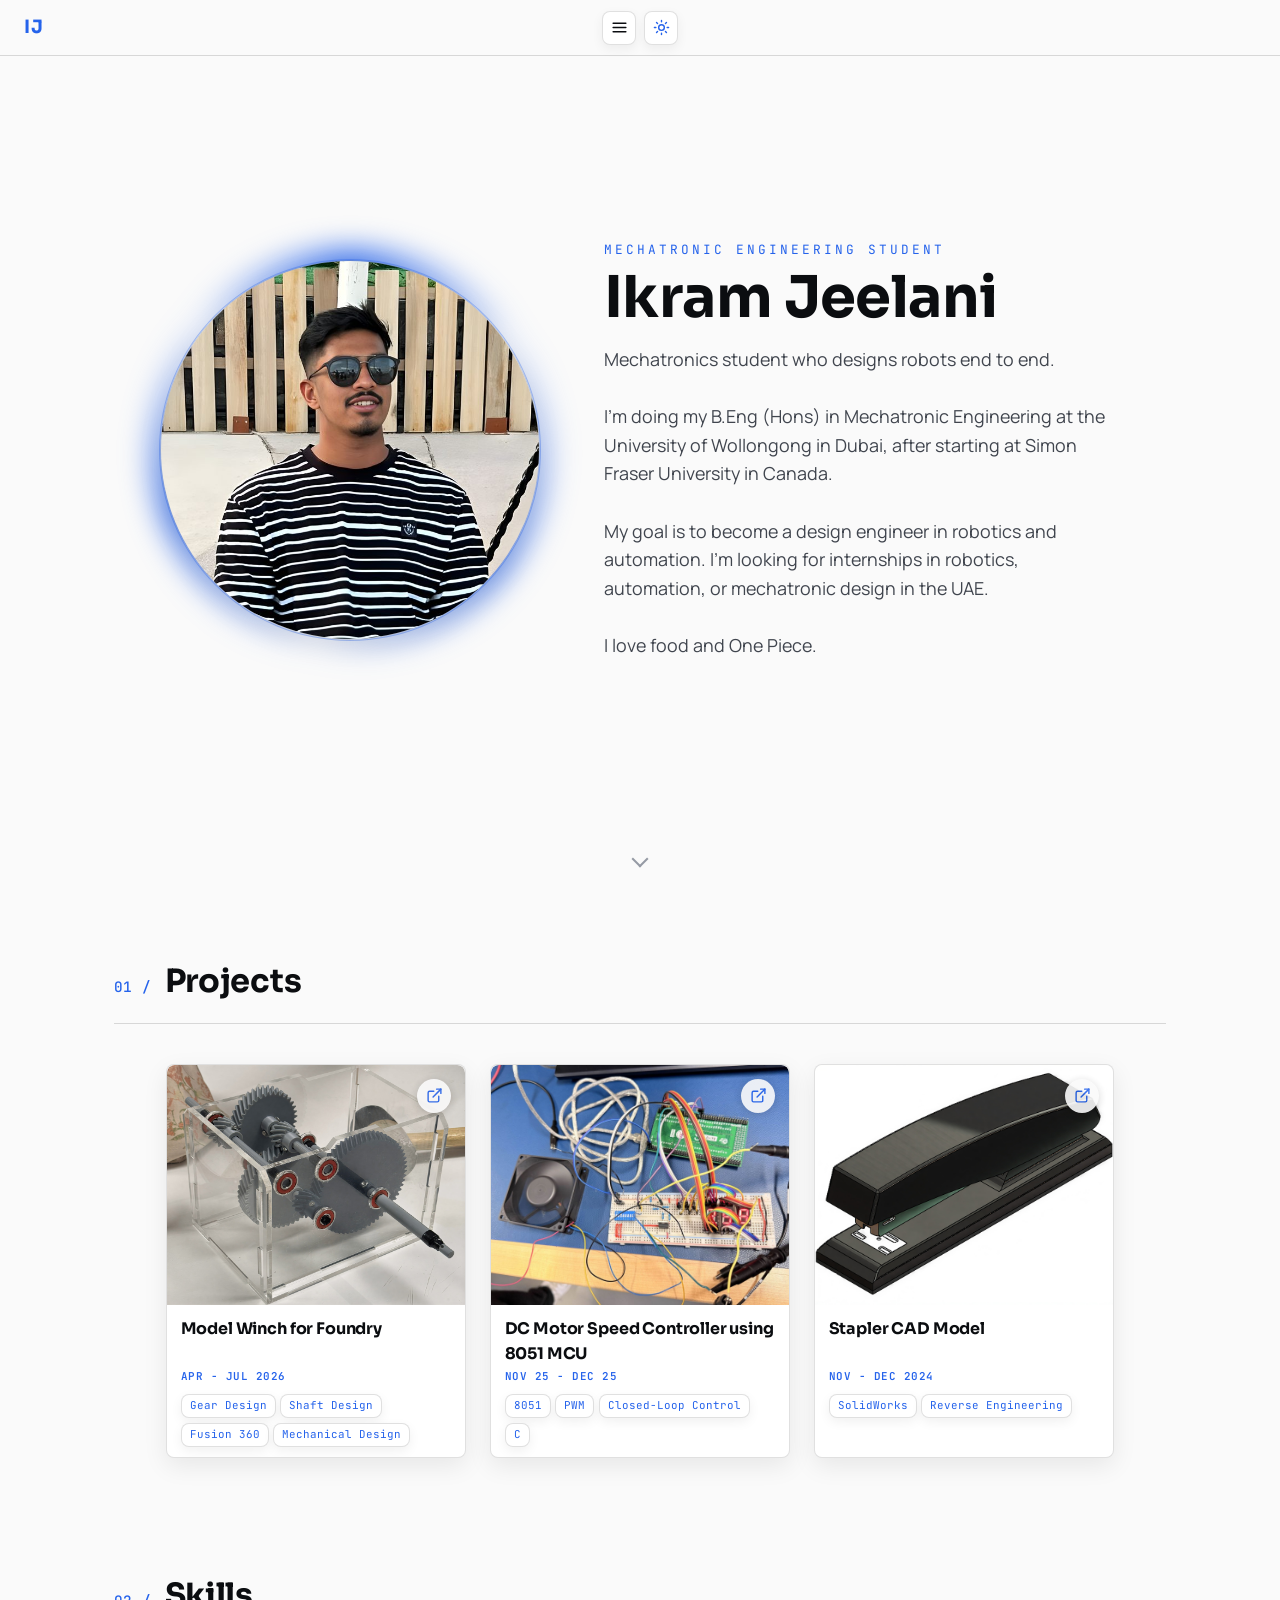
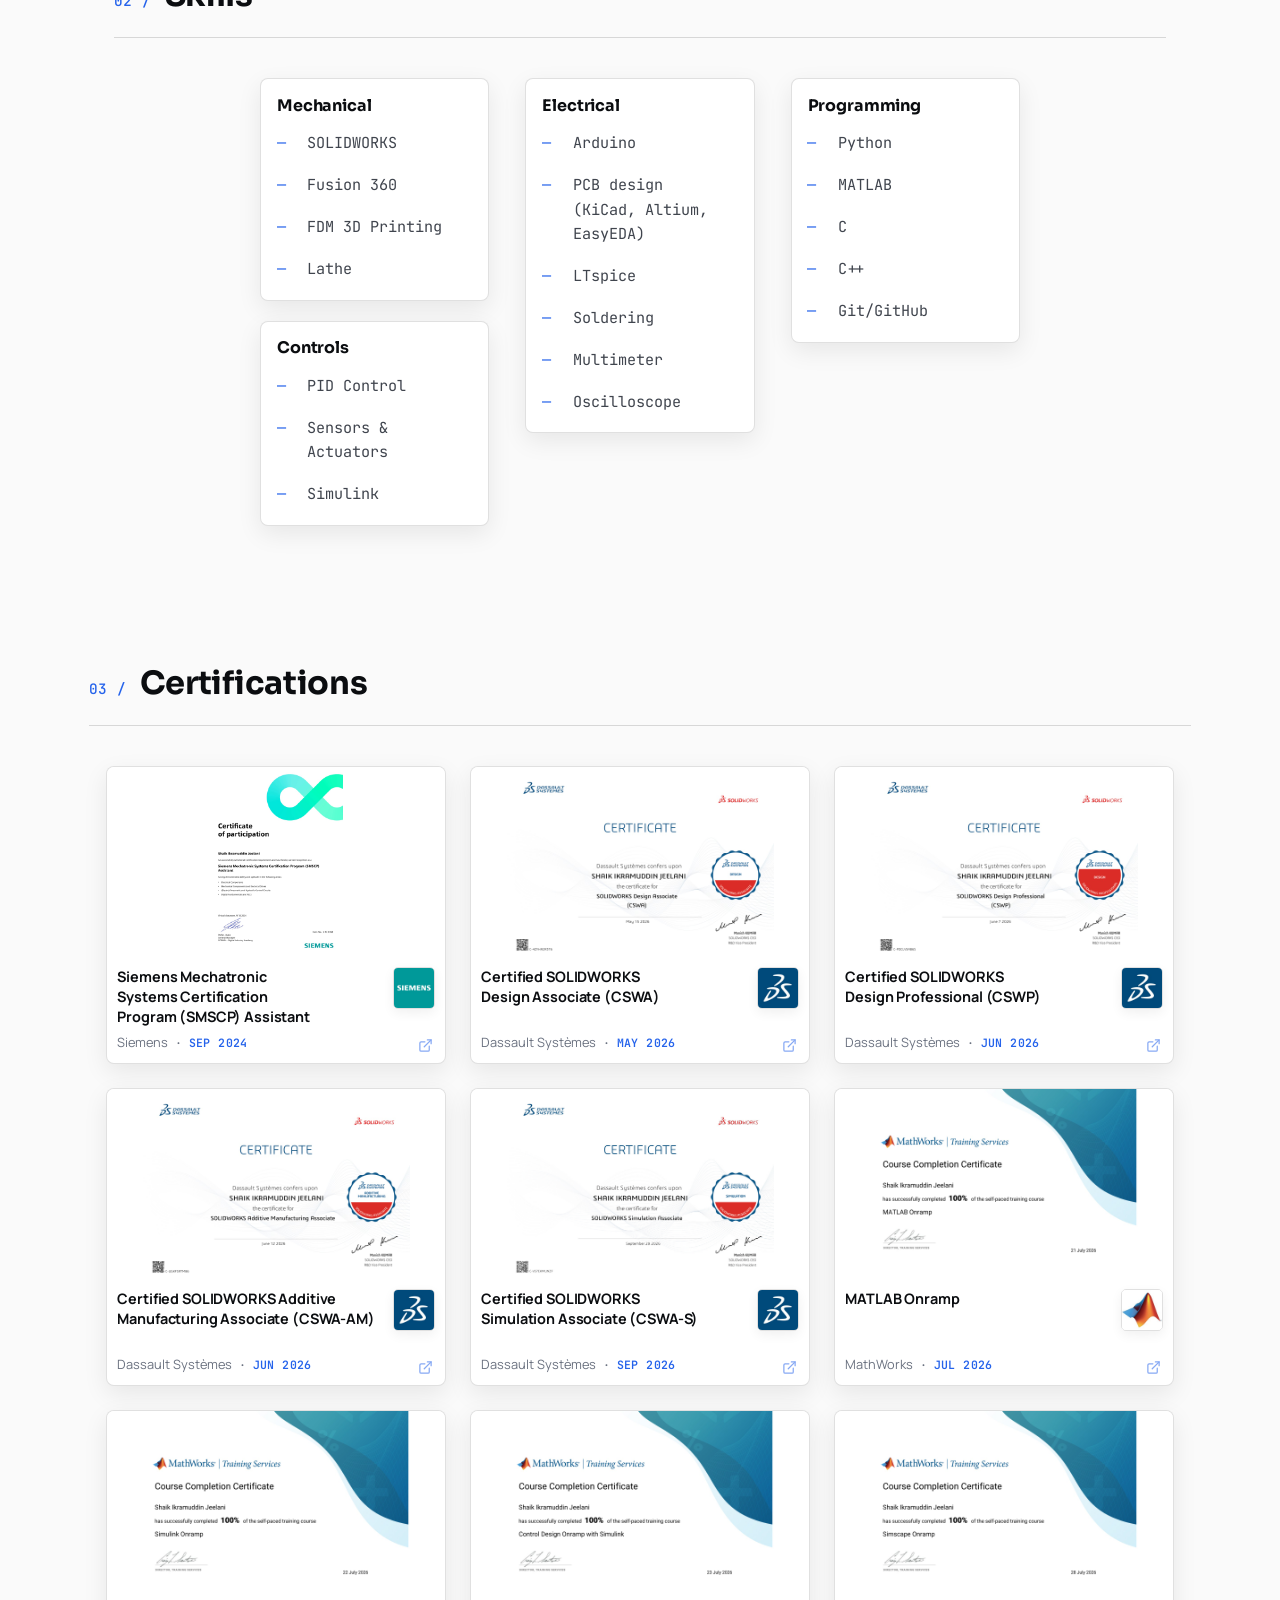
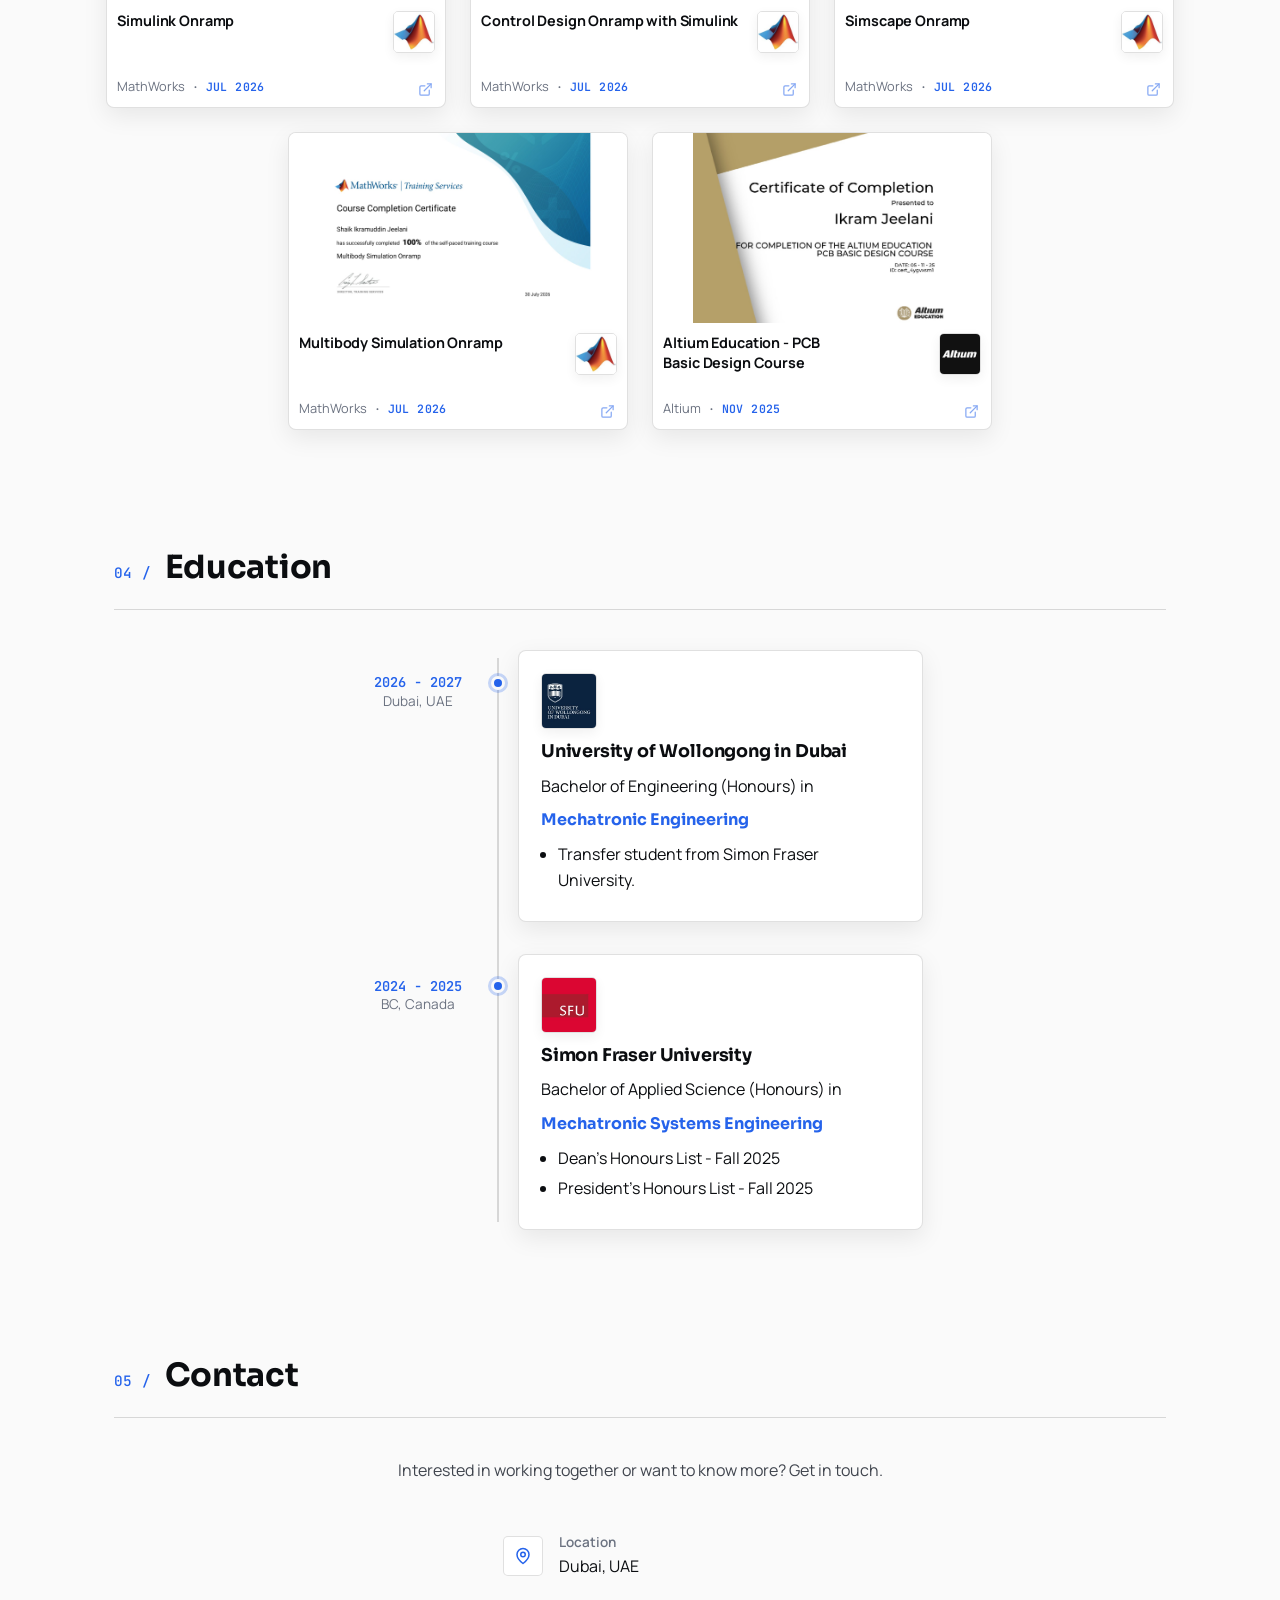
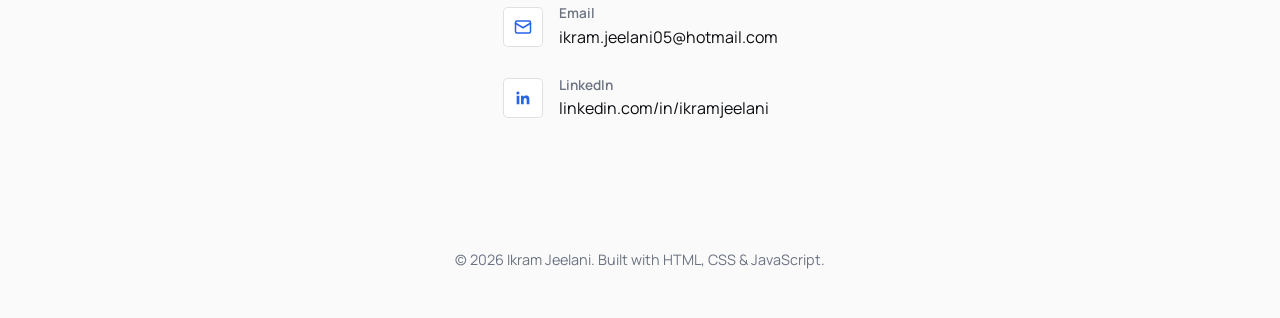
<file: index.html>
<!DOCTYPE html>
<html lang="en">
<head>
  <meta charset="UTF-8" />
  <meta name="viewport" content="width=device-width, initial-scale=1.0" />
  <title>Ikram Jeelani - Portfolio</title>
  <meta name="description" content="Projects, experience, skills, certifications and education — by Ikram Jeelani." />
  <meta name="author" content="Ikram Jeelani" />
  <meta name="robots" content="index, follow" />
  <!-- Matches SETTINGS.theme's default; branding.js re-syncs it on toggle. -->
  <meta name="theme-color" content="#fafafa" />
  <link rel="canonical" href="https://ikramjeelani.github.io/portfolio/" />

  <!-- Open Graph (Facebook, LinkedIn, Slack, iMessage, WhatsApp…)
       og:image is a STATIC file reference — link-preview crawlers fetch raw
       HTML and never run JS, so it can't switch itself based on SETTINGS.theme
       in data.js at request time. assets/og-image-light.png and
       assets/og-image-dark.png are both real screenshots of this same hero,
       one per theme. This file is kept in sync with SETTINGS.theme
       automatically by scripts/sync-og-image.py, which runs as a git
       pre-commit hook (see .githooks/pre-commit) — you shouldn't need to
       touch og:image/twitter:image by hand. -->
  <meta property="og:type" content="website" />
  <meta property="og:site_name" content="Ikram Jeelani" />
  <meta property="og:title" content="Ikram Jeelani - Portfolio" />
  <meta property="og:description" content="Experience, projects, skills, certifications and education — by Ikram Jeelani." />
  <meta property="og:url" content="https://ikramjeelani.github.io/portfolio/" />
  <meta property="og:image" content="https://ikramjeelani.github.io/portfolio/assets/og-image-light.png" />
  <meta property="og:image:width" content="1200" />
  <meta property="og:image:height" content="630" />
  <meta property="og:image:alt" content="Ikram Jeelani - Portfolio" />
  <meta property="og:locale" content="en_US" />

  <!-- Twitter / X card -->
  <meta name="twitter:card" content="summary_large_image" />
  <meta name="twitter:title" content="Ikram Jeelani - Portfolio" />
  <meta name="twitter:description" content="Projects, experience, skills, certifications and education — by Ikram Jeelani." />
  <meta name="twitter:image" content="https://ikramjeelani.github.io/portfolio/assets/og-image-light.png" />

  <script src="data.js"></script>
  <script>try{var t=localStorage.getItem('theme')||((window.SETTINGS||{}).theme==='light'?'light':null);if(t)document.documentElement.setAttribute('data-theme',t);}catch(e){}</script>
  <link rel="icon" type="image/svg+xml" href="favicon.svg" />
  <link rel="preconnect" href="https://fonts.googleapis.com" />
  <link rel="preconnect" href="https://fonts.gstatic.com" crossorigin />
  <link href="https://fonts.googleapis.com/css2?family=Manrope:wght@400;500;600;700&family=Sora:wght@500;600;700&family=JetBrains+Mono:wght@400;500;600&display=swap" rel="stylesheet" />
  <link rel="stylesheet" href="styles.css" />

  <!-- Structured data for rich search results -->
  <script type="application/ld+json">
  {
    "@context": "https://schema.org",
    "@type": "Person",
    "name": "Ikram Jeelani",
    "url": "https://ikramjeelani.github.io/portfolio/",
    "jobTitle": "Mechatronics Engineer",
    "sameAs": [
      "https://github.com/IkramJeelani",
      "https://www.linkedin.com/in/ikramjeelani/"
    ],
    "alumniOf": [
      { "@type": "CollegeOrUniversity", "name": "University of Wollongong in Dubai" },
      { "@type": "CollegeOrUniversity", "name": "Simon Fraser University" }
    ],
    "knowsAbout": ["Embedded Systems", "Robotics", "Firmware", "Control Systems", "PCB Design"]
  }
  </script>
</head>
<body data-home>
  <!-- Lets keyboard users bypass the header controls on every visit -->
  <a class="skip-link" href="#sections">Skip to content</a>

  <!-- ===== Navigation ===== -->
  <header class="site-header intro-item" style="--intro-delay:500ms">
    <a href="#home" class="brand" data-brand>IJ</a>
    <nav id="navLinks" aria-label="Sections"></nav>
  </header>

  <!-- ===== Main content: hero first (so the h1 lives inside the main
       landmark), then the sections main.js injects in data.js order =====
       First-load intro: the name (h1) has no intro-item class, so it's the
       only thing visible at first paint — everything else fades in after it
       in stages via setupHeroIntro() in main.js. -->
  <main id="sections">
    <section id="home" class="hero">
      <div class="hero-right">
        <!-- Filled in by main.js from PROFILE.photo; stays hidden if unset. Sits
             outside .hero-card (not inside it), on its left, as a circle whose
             diameter tracks the card's own height via CSS (align-self:stretch +
             aspect-ratio:1) — see .hero-about-photo-wrap in styles.css. The
             wrapper carries the sizing/flex role and the rotating glow
             (::before, needs a non-replaced element to render on); the <img>
             just fills it. -->
        <div class="hero-about-photo-wrap intro-item" style="--intro-delay:1000ms" id="heroAboutPhotoWrap" hidden>
          <img class="hero-about-photo" id="heroAboutPhoto" alt="" width="260" height="260" fetchpriority="high">
        </div>
        <div class="hero-card">
          <div class="hero-text">
            <p class="eyebrow intro-item" style="--intro-delay:200ms" data-role>Engineering Portfolio</p>
            <h1 class="hero-name" data-name>Ikram Jeelani</h1>
            <p class="subtitle intro-item" style="--intro-delay:900ms" data-bio></p>
            <!-- Filled in by main.js from ABOUT in data.js; stays hidden if empty. -->
            <p class="hero-about-text intro-item" style="--intro-delay:1000ms" id="heroAboutText" hidden></p>
          </div>
        </div>
      </div>
    </section>
  </main>

  <footer class="site-footer">
    <p>&copy; <span data-year></span> <span data-name></span>. Built with HTML, CSS &amp; JavaScript.</p>
  </footer>

  <!-- One <script> per project folder, each registering into window.PROJECT_DATA — see data.js §6 -->
  <script src="assets/Projects/Model-Winch-for-Foundry/project-data.js"></script>
  <script src="assets/Projects/DC-Motor-Speed-Controller-using-8051-MCU/project-data.js"></script>
  <script src="assets/Projects/Stapler-CAD-Model/project-data.js"></script>
  <script src="branding.js"></script>
  <script src="main.js"></script>
</body>
</html>
</file>
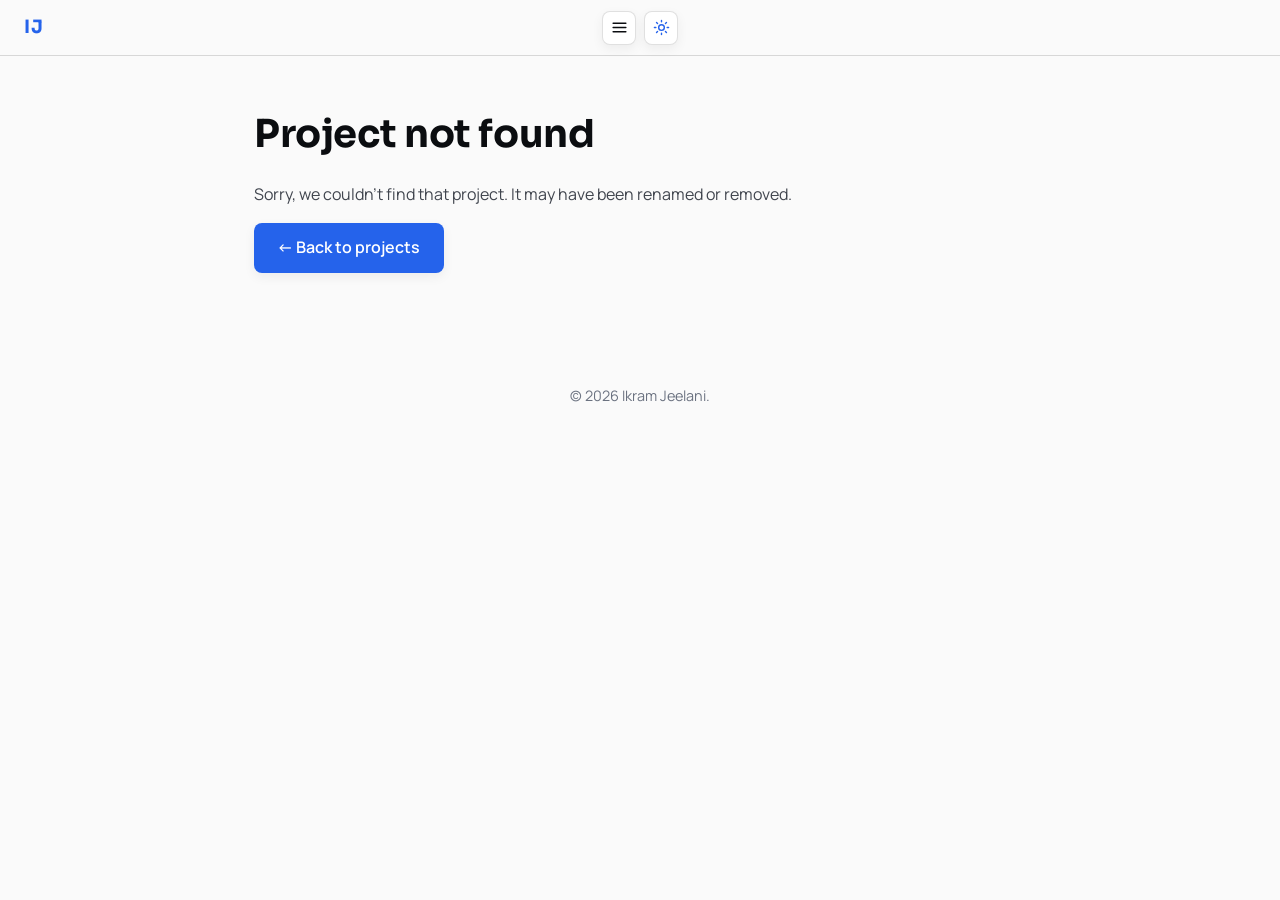
<file: project.html>
<!DOCTYPE html>
<html lang="en">
<head>
  <meta charset="UTF-8" />
  <meta name="viewport" content="width=device-width, initial-scale=1.0" />
  <title>Project — Ikram Jeelani</title>
  <meta name="description" content="A project by Ikram Jeelani — in-depth write-up with details, tech and links." />
  <meta name="author" content="Ikram Jeelani" />
  <meta name="robots" content="index, follow" />
  <!-- Matches SETTINGS.theme's default; branding.js re-syncs it on toggle. -->
  <meta name="theme-color" content="#fafafa" />

  <!-- Sharing cards (project.js refines title/description/url per project).
       og:image is static — crawlers don't run JS, so it can't switch itself
       on SETTINGS.theme at request time. This file is kept in sync with
       SETTINGS.theme automatically by scripts/sync-og-image.py, which runs
       as a git pre-commit hook (see .githooks/pre-commit) — you shouldn't
       need to touch og:image/twitter:image by hand.
       No static <link rel="canonical"> here on purpose: this one template
       is shared by every project, so a static canonical can only ever point
       somewhere WRONG for most of them. Asserting the site root used to do
       exactly that, telling crawlers every project's "real" URL was the
       homepage. project.js creates the canonical tag itself, pointed at the
       actual project (or, for an invalid ?id=, at the page's own URL). -->
  <meta property="og:type" content="article" />
  <meta property="og:site_name" content="Ikram Jeelani" />
  <meta property="og:title" content="Project — Ikram Jeelani" />
  <meta property="og:description" content="An in-depth project write-up by Ikram Jeelani." />
  <meta property="og:url" content="https://ikramjeelani.github.io/portfolio/" />
  <meta property="og:image" content="https://ikramjeelani.github.io/portfolio/assets/og-image-light.png" />
  <meta property="og:image:width" content="1200" />
  <meta property="og:image:height" content="630" />
  <meta property="og:image:alt" content="Ikram Jeelani - Portfolio" />
  <meta name="twitter:card" content="summary_large_image" />
  <meta name="twitter:title" content="Project — Ikram Jeelani" />
  <meta name="twitter:description" content="An in-depth project write-up by Ikram Jeelani." />
  <meta name="twitter:image" content="https://ikramjeelani.github.io/portfolio/assets/og-image-light.png" />

  <script src="data.js"></script>
  <script>try{var t=localStorage.getItem('theme')||((window.SETTINGS||{}).theme==='light'?'light':null);if(t)document.documentElement.setAttribute('data-theme',t);}catch(e){}</script>
  <link rel="icon" type="image/svg+xml" href="favicon.svg" />
  <link rel="preconnect" href="https://fonts.googleapis.com" />
  <link rel="preconnect" href="https://fonts.gstatic.com" crossorigin />
  <link href="https://fonts.googleapis.com/css2?family=Manrope:wght@400;500;600;700&family=Sora:wght@500;600;700&family=JetBrains+Mono:wght@400;500;600&display=swap" rel="stylesheet" />
  <link rel="stylesheet" href="styles.css" />
</head>
<body>
  <!-- Lets keyboard users bypass the header controls on every visit -->
  <a class="skip-link" href="#projectPage">Skip to content</a>

  <header class="site-header">
    <a href="index.html" class="brand" data-brand>IJ</a>
    <!-- Populated by branding.js from window.SECTIONS (data.js) -->
    <nav aria-label="Sections"></nav>
  </header>

  <main class="project-page" id="projectPage">
    <!-- Filled in by project.js based on the ?id= in the URL -->
  </main>

  <footer class="site-footer">
    <p>&copy; <span data-year></span> <span data-name></span>.</p>
  </footer>

  <!-- One <script> per project folder, each registering into window.PROJECT_DATA — see data.js §6 -->
  <script src="assets/Projects/Model-Winch-for-Foundry/project-data.js"></script>
  <script src="assets/Projects/DC-Motor-Speed-Controller-using-8051-MCU/project-data.js"></script>
  <script src="assets/Projects/Stapler-CAD-Model/project-data.js"></script>
  <script src="branding.js"></script>
  <script src="project.js"></script>
</body>
</html>
</file>
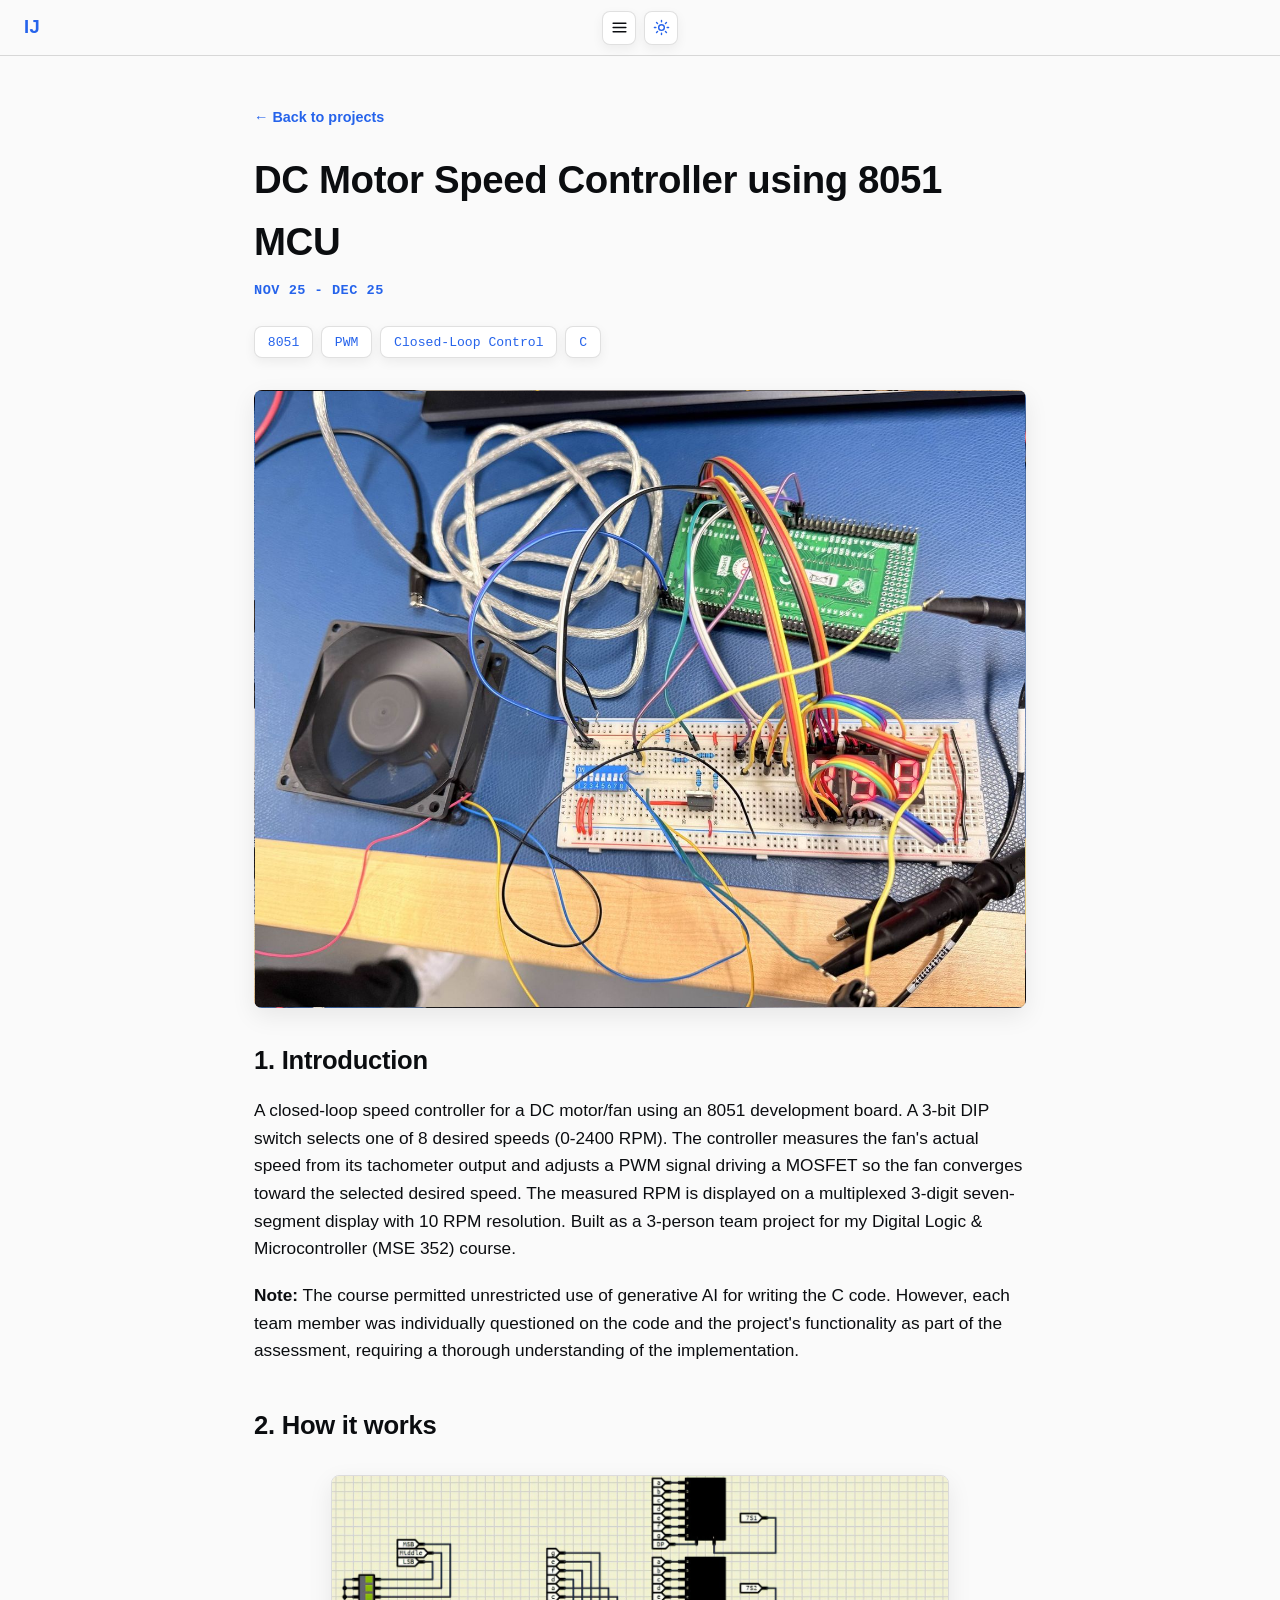
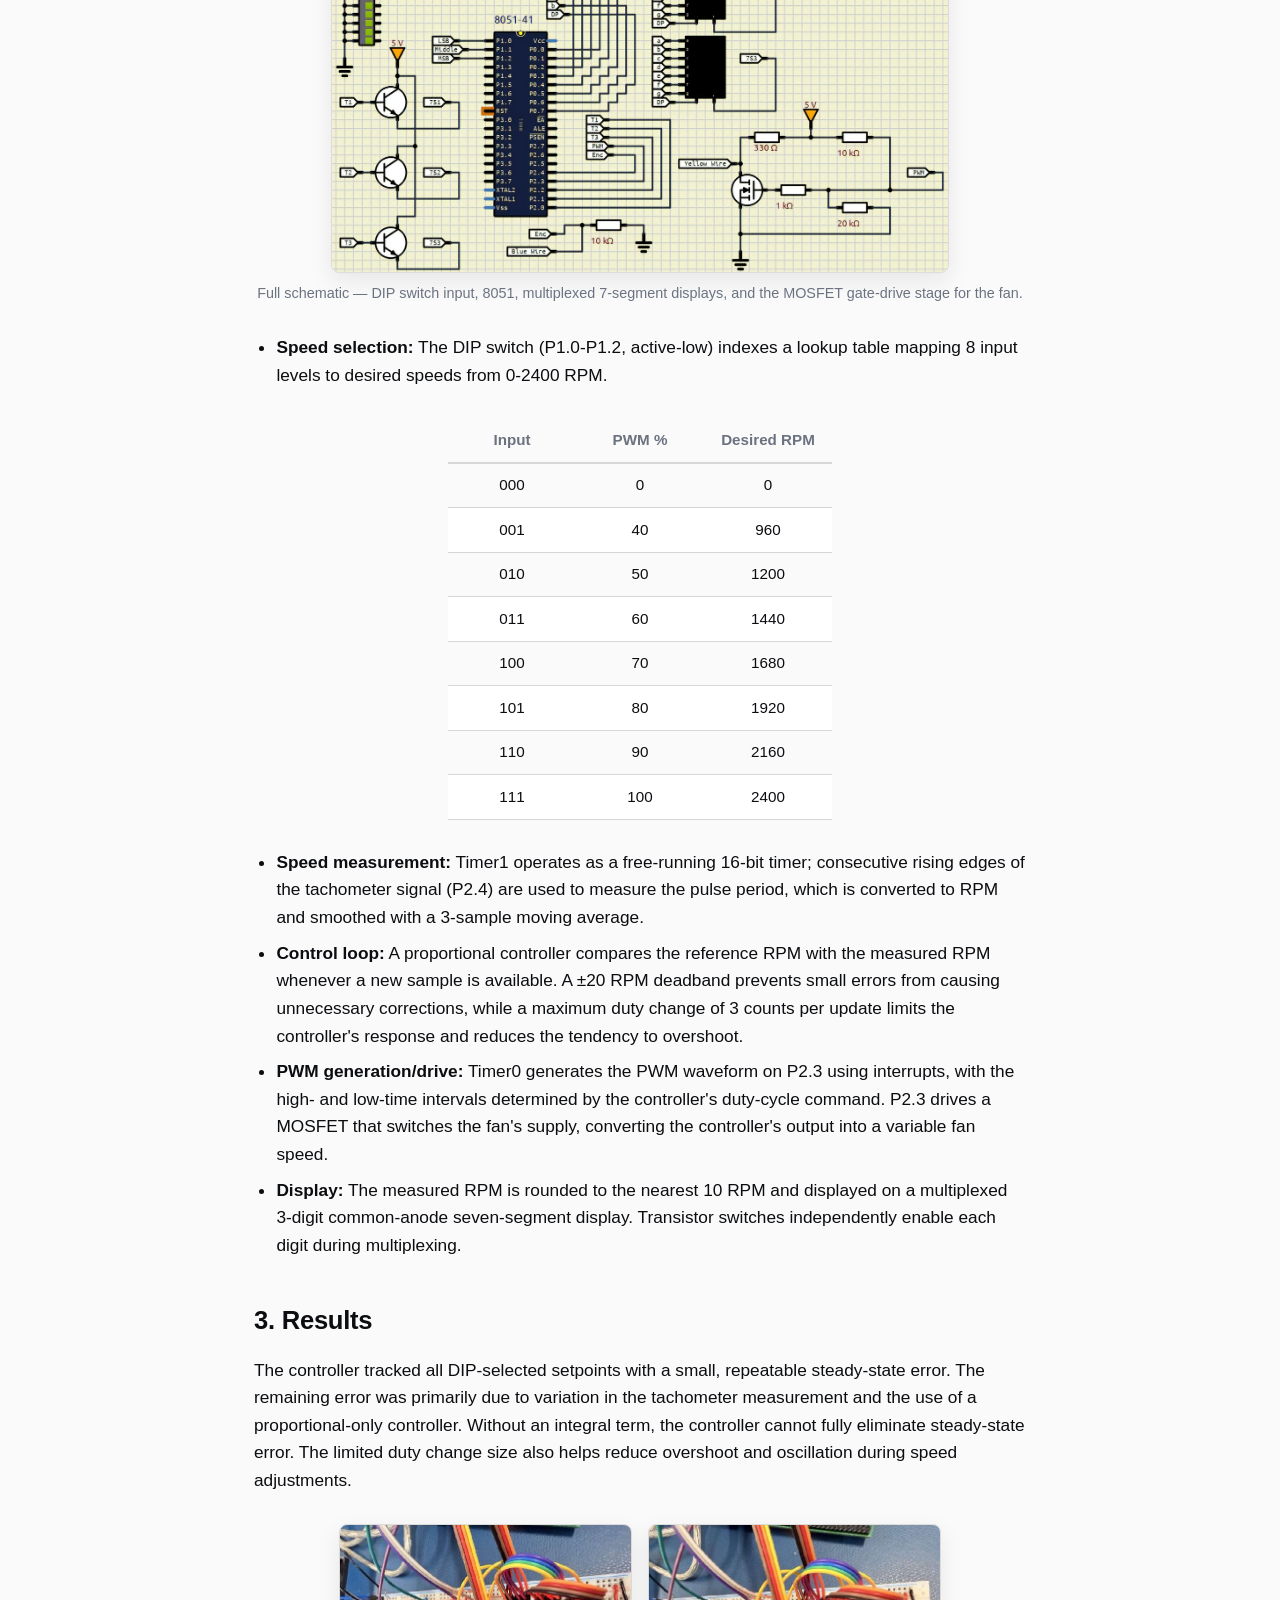
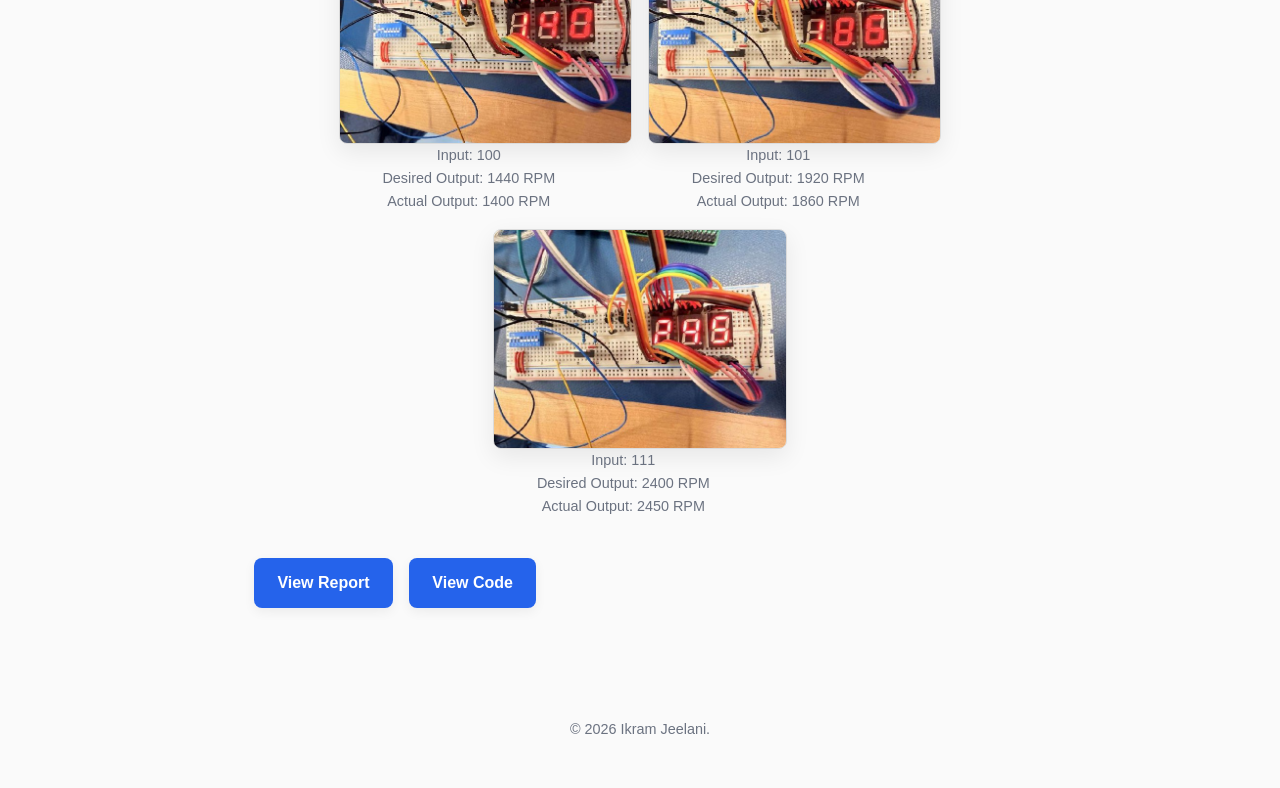
<file: share/dc-motor-speed-controller-using-8051-mcu.html>
<!DOCTYPE html>
<html lang="en">
<head>
<meta charset="UTF-8">
<meta name="viewport" content="width=device-width, initial-scale=1.0">
<meta http-equiv="refresh" content="0; url=https://ikramjeelani.github.io/portfolio/project.html?id=dc-motor-speed-controller-using-8051-mcu">
<title>DC Motor Speed Controller using 8051 MCU - Ikram Jeelani</title>
<meta name="description" content="An in-depth look at DC Motor Speed Controller using 8051 MCU by Ikram Jeelani.">
<meta name="robots" content="noindex, follow">
<link rel="canonical" href="https://ikramjeelani.github.io/portfolio/project.html?id=dc-motor-speed-controller-using-8051-mcu">

<meta property="og:type" content="article">
<meta property="og:site_name" content="Ikram Jeelani">
<meta property="og:title" content="DC Motor Speed Controller using 8051 MCU - Ikram Jeelani">
<meta property="og:description" content="An in-depth look at DC Motor Speed Controller using 8051 MCU by Ikram Jeelani.">
<meta property="og:url" content="https://ikramjeelani.github.io/portfolio/project.html?id=dc-motor-speed-controller-using-8051-mcu">
<meta property="og:image" content="https://ikramjeelani.github.io/portfolio/assets/Projects/DC-Motor-Speed-Controller-using-8051-MCU/display.jpg">
<meta property="og:image:width" content="1400">
<meta property="og:image:height" content="1120">
<meta property="og:image:alt" content="DC Motor Speed Controller using 8051 MCU">

<meta name="twitter:card" content="summary_large_image">
<meta name="twitter:title" content="DC Motor Speed Controller using 8051 MCU - Ikram Jeelani">
<meta name="twitter:description" content="An in-depth look at DC Motor Speed Controller using 8051 MCU by Ikram Jeelani.">
<meta name="twitter:image" content="https://ikramjeelani.github.io/portfolio/assets/Projects/DC-Motor-Speed-Controller-using-8051-MCU/display.jpg">

<script>location.replace('https://ikramjeelani.github.io/portfolio/project.html?id=dc-motor-speed-controller-using-8051-mcu');</script>
</head>
<body>
<p>Redirecting to <a href="https://ikramjeelani.github.io/portfolio/project.html?id=dc-motor-speed-controller-using-8051-mcu">DC Motor Speed Controller using 8051 MCU</a>&hellip;</p>
</body>
</html>
</file>
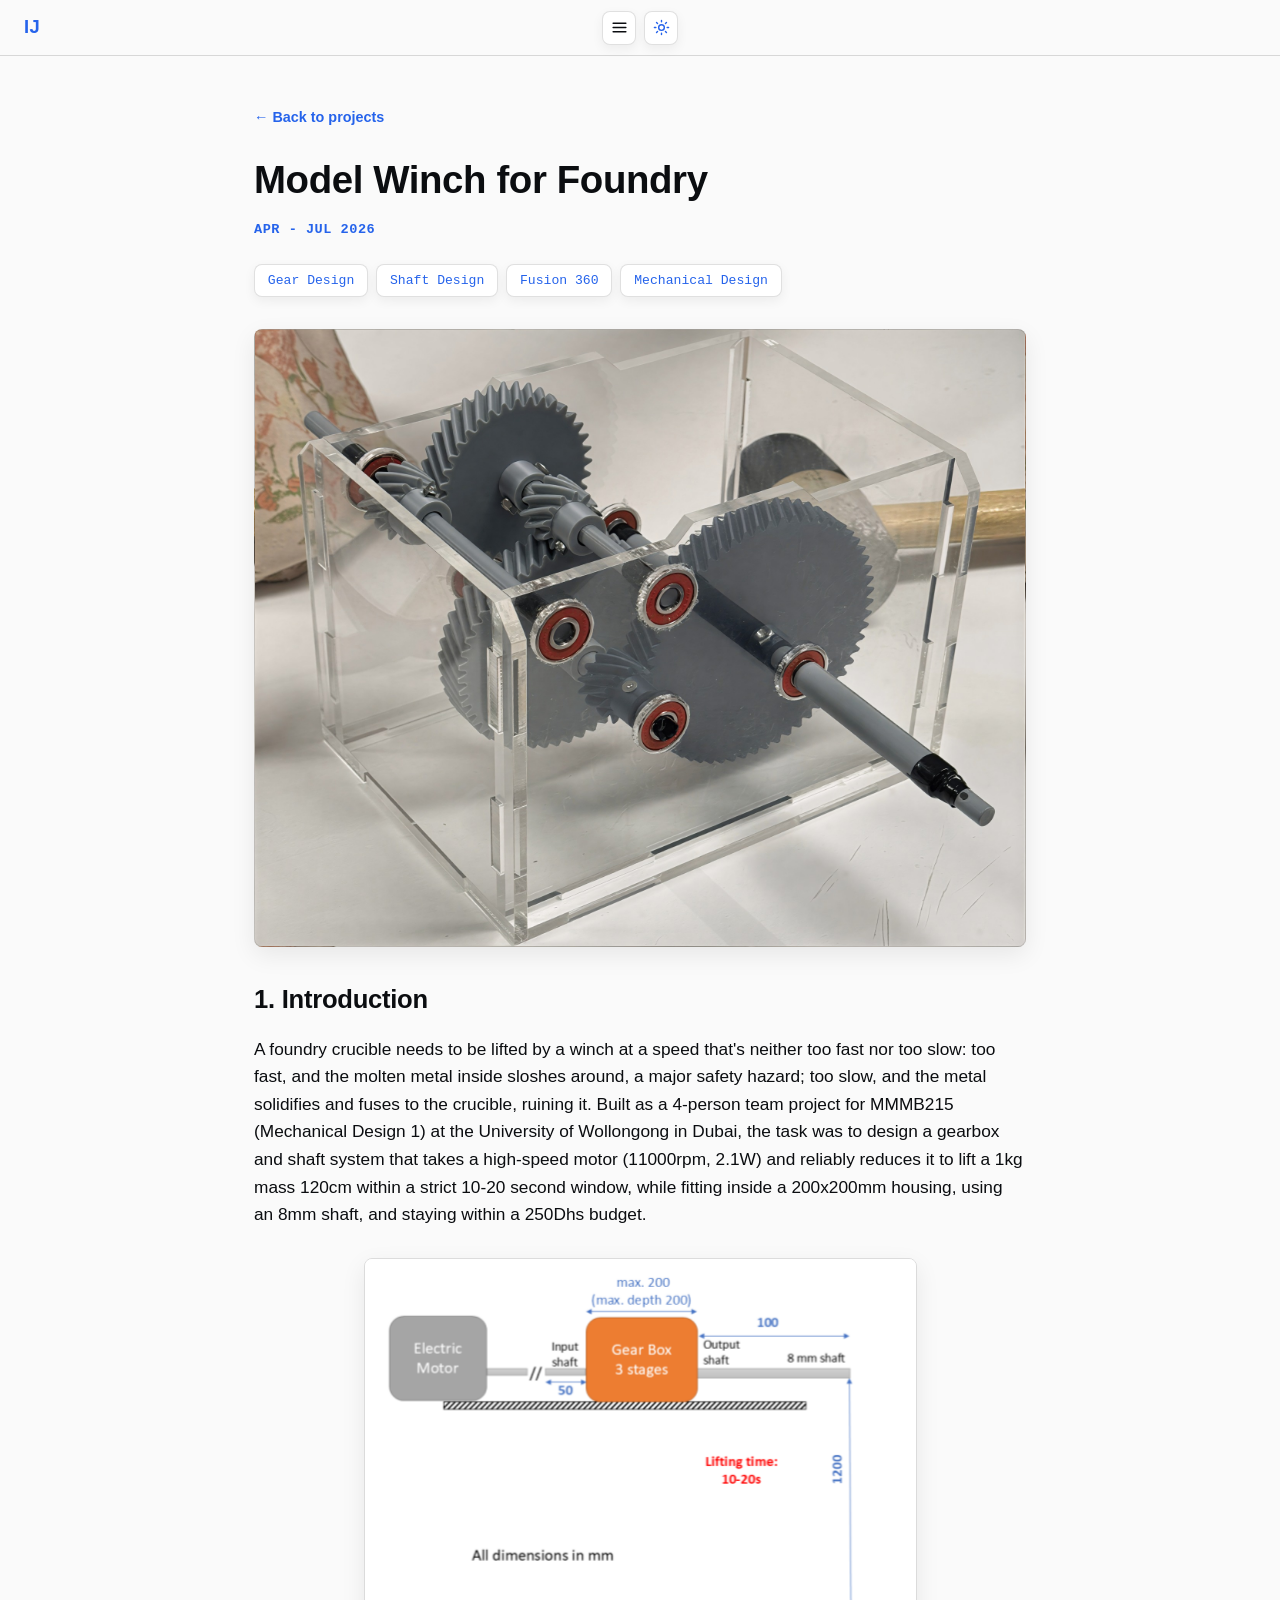
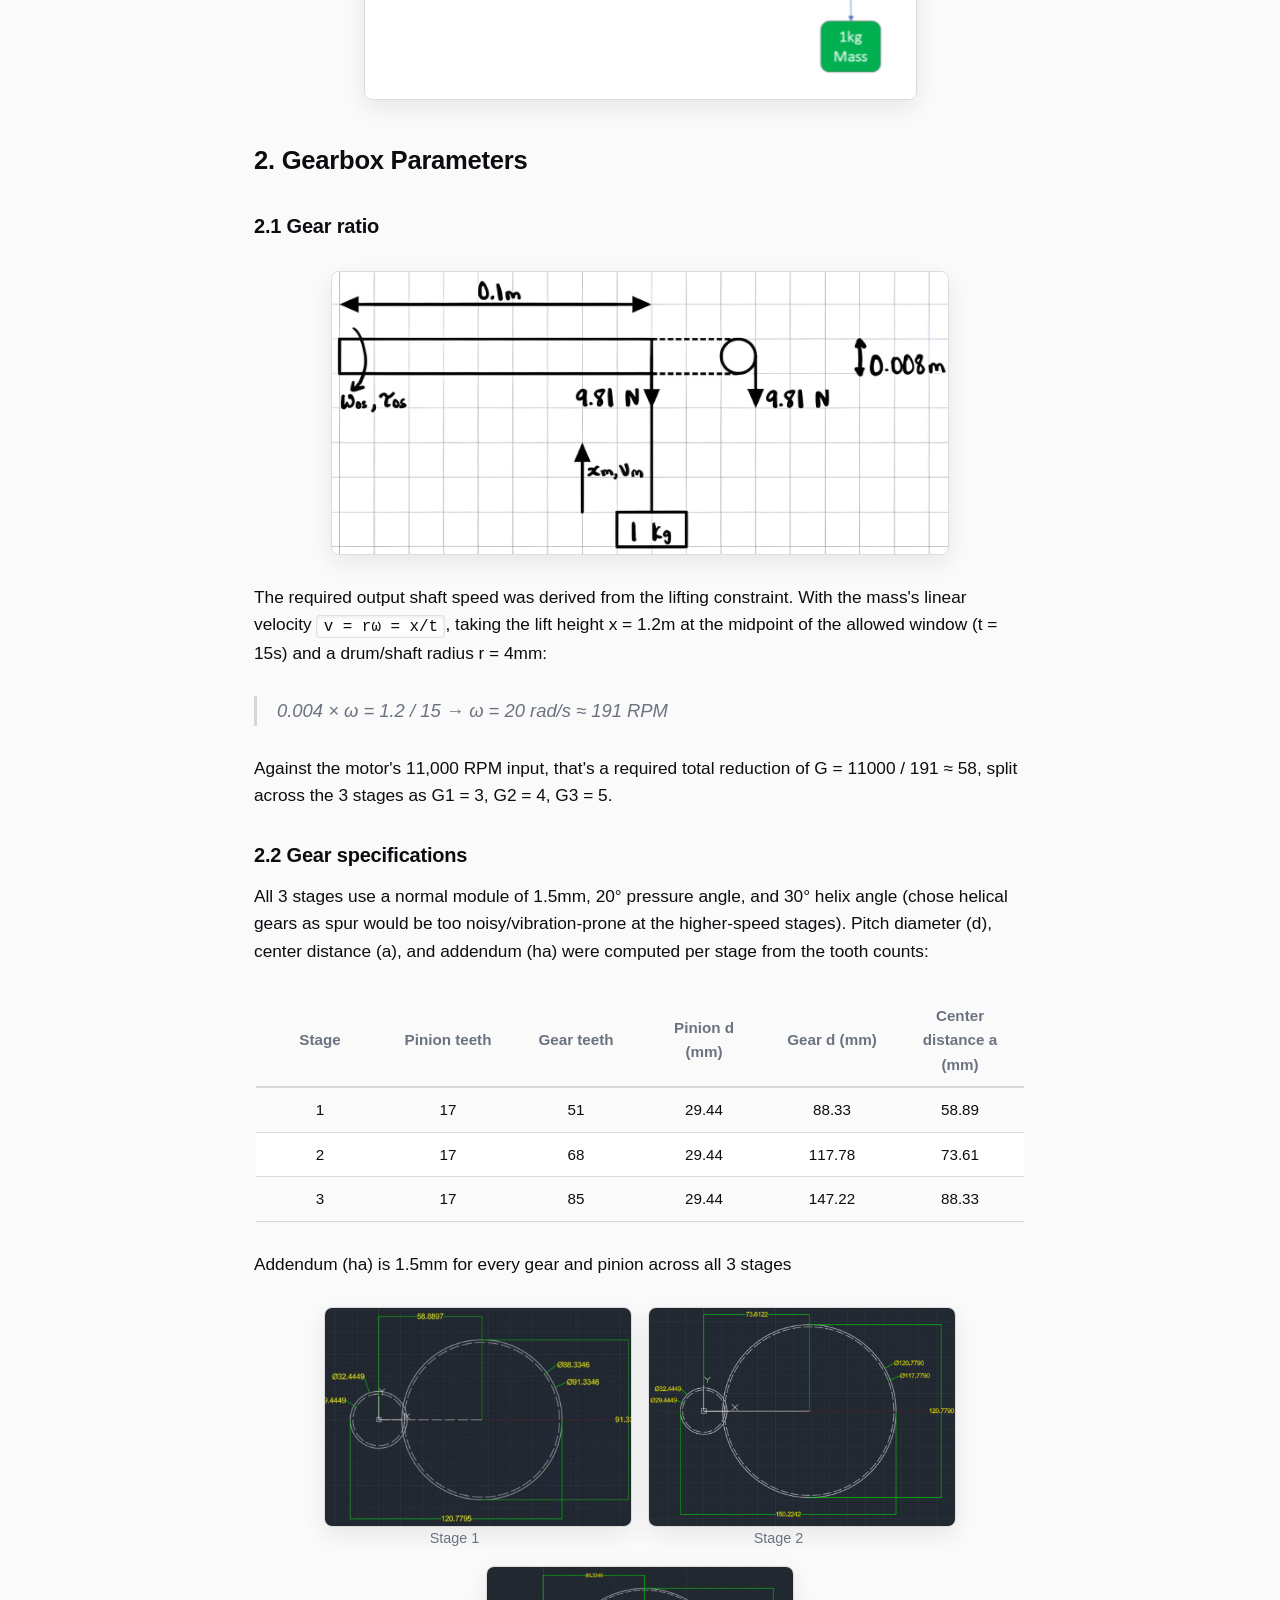
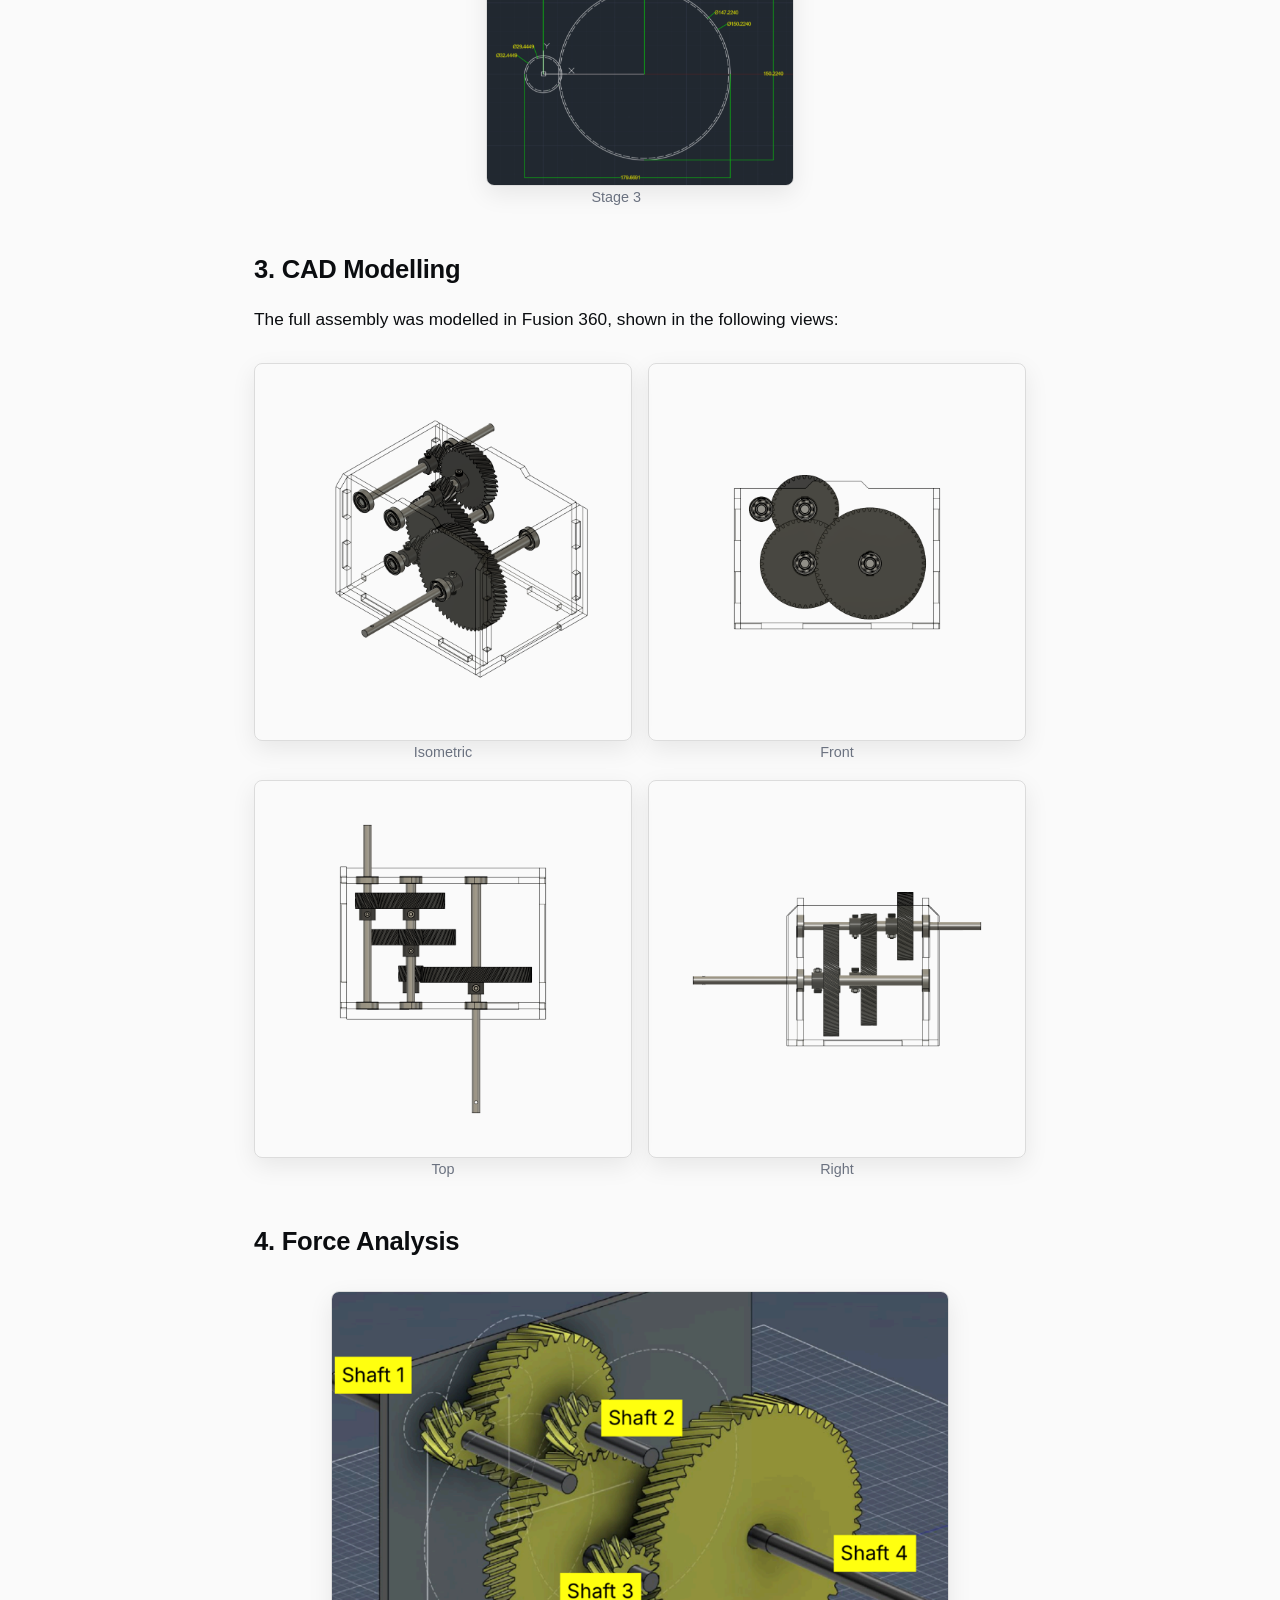
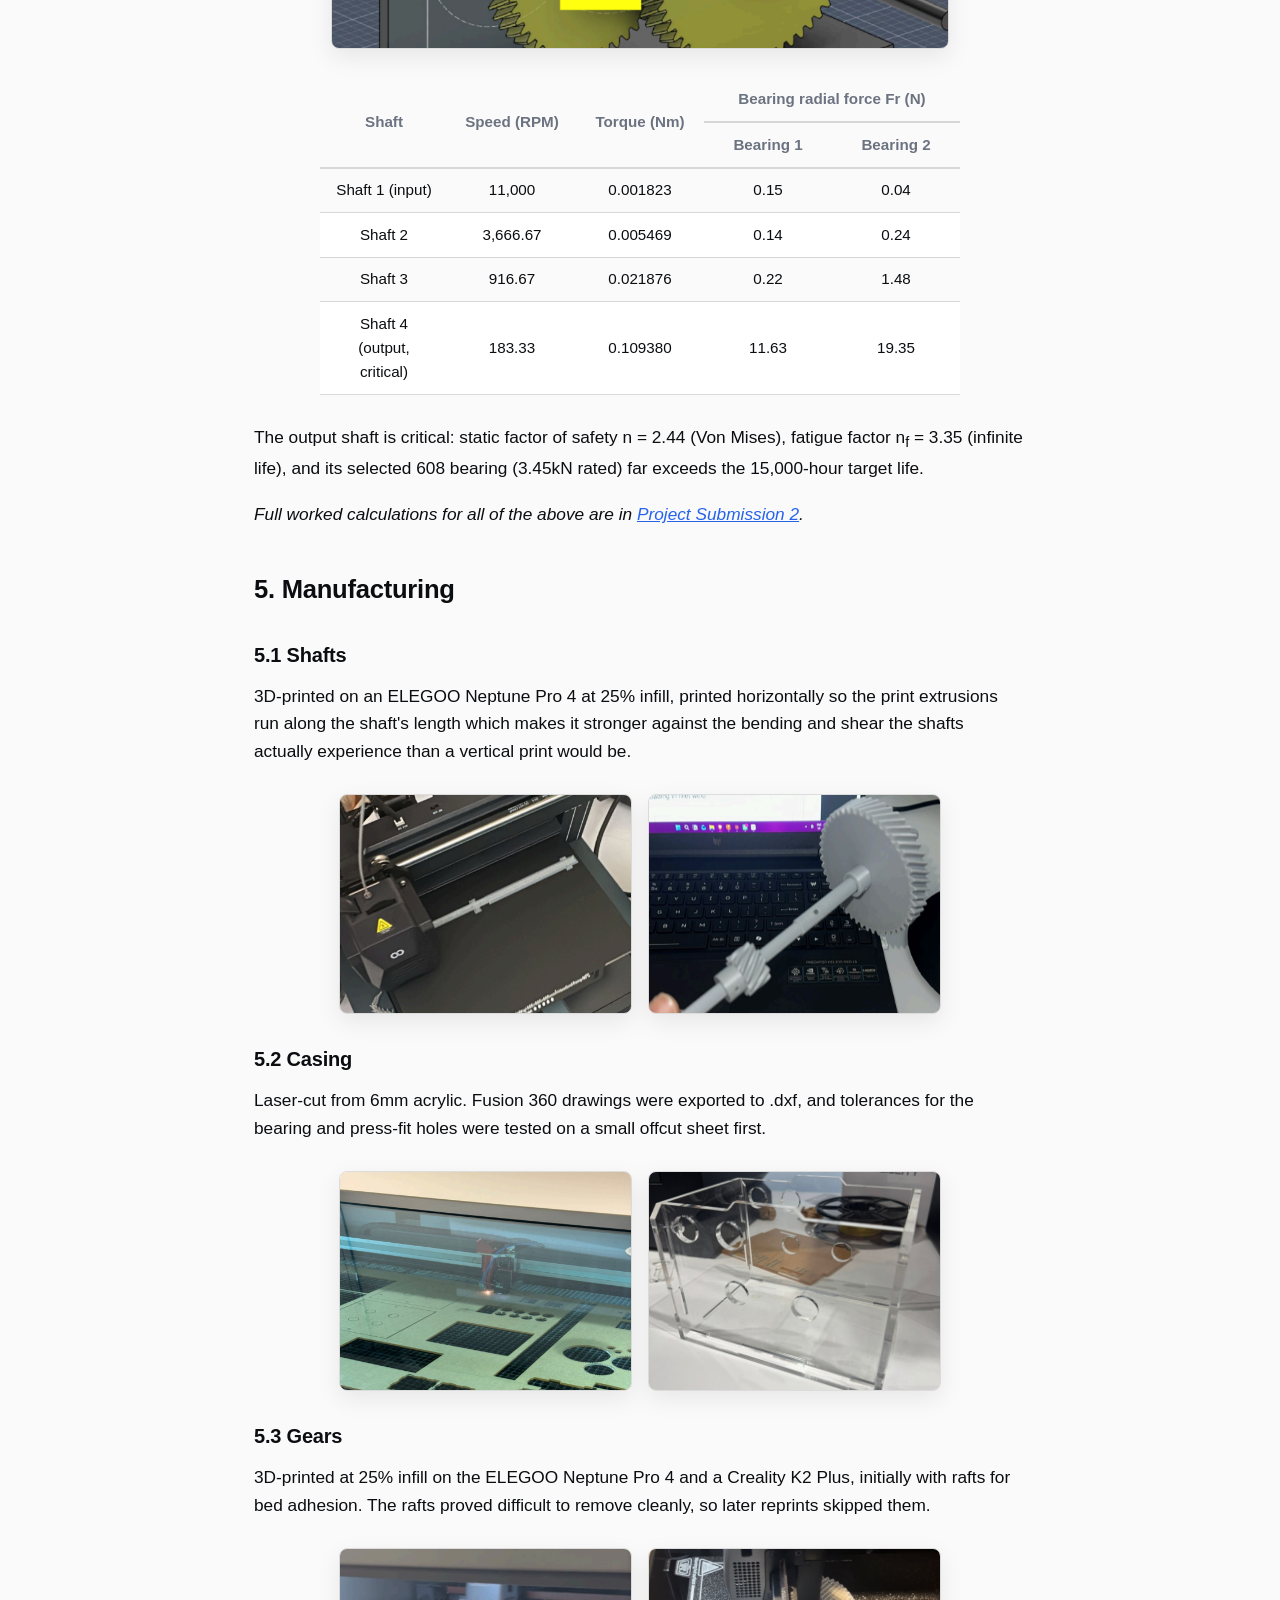
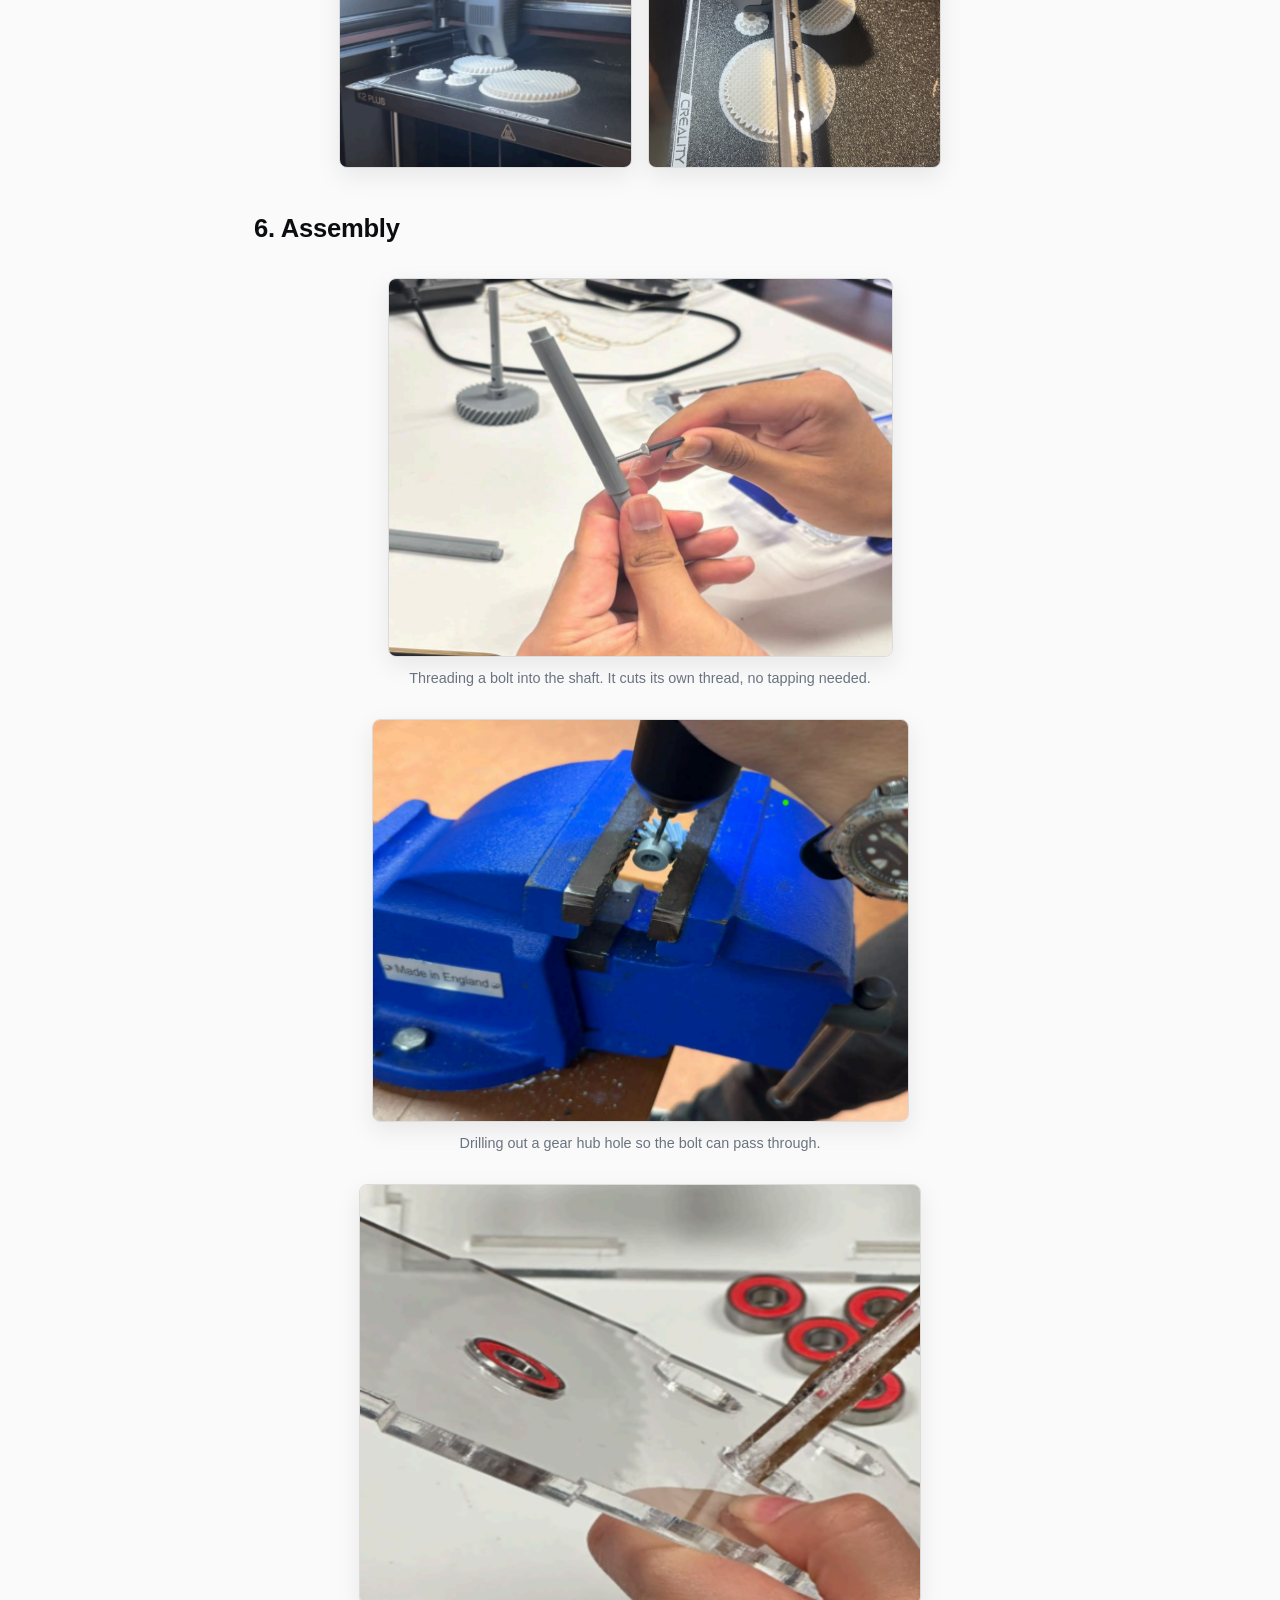
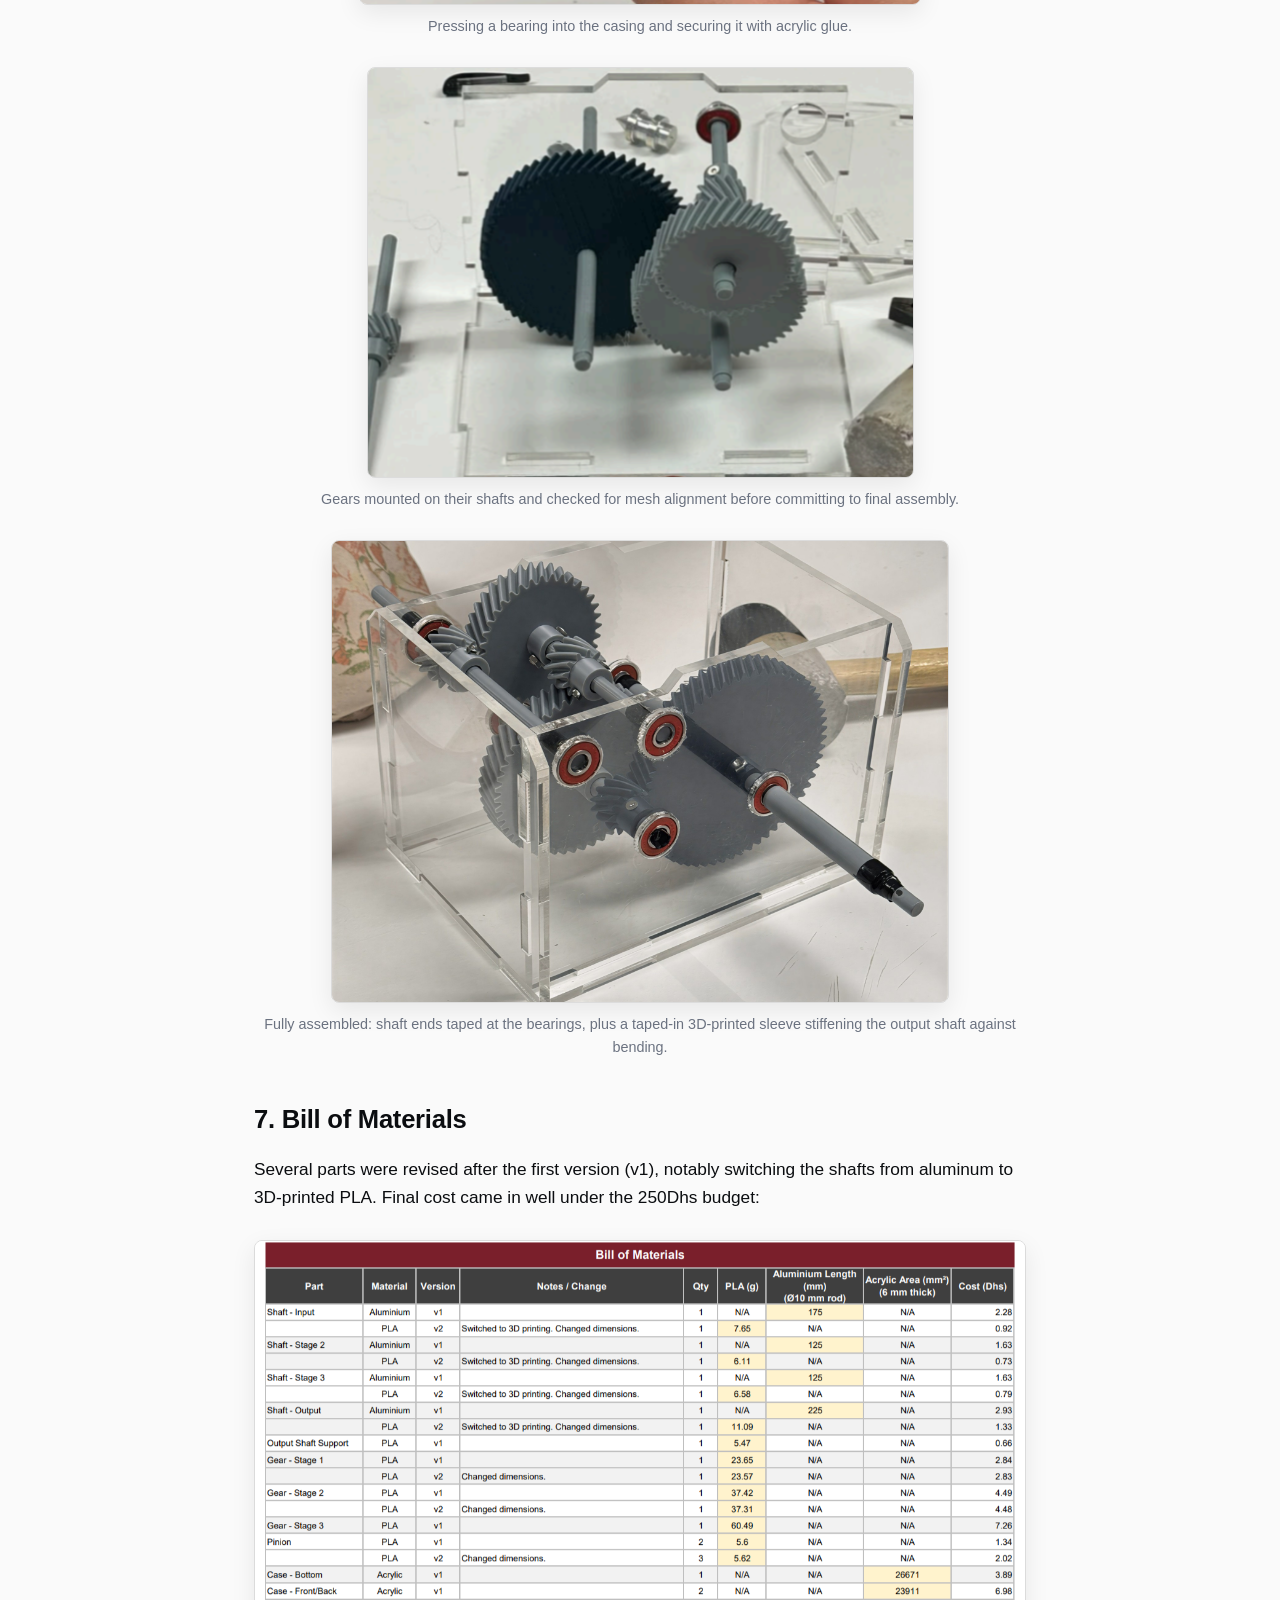
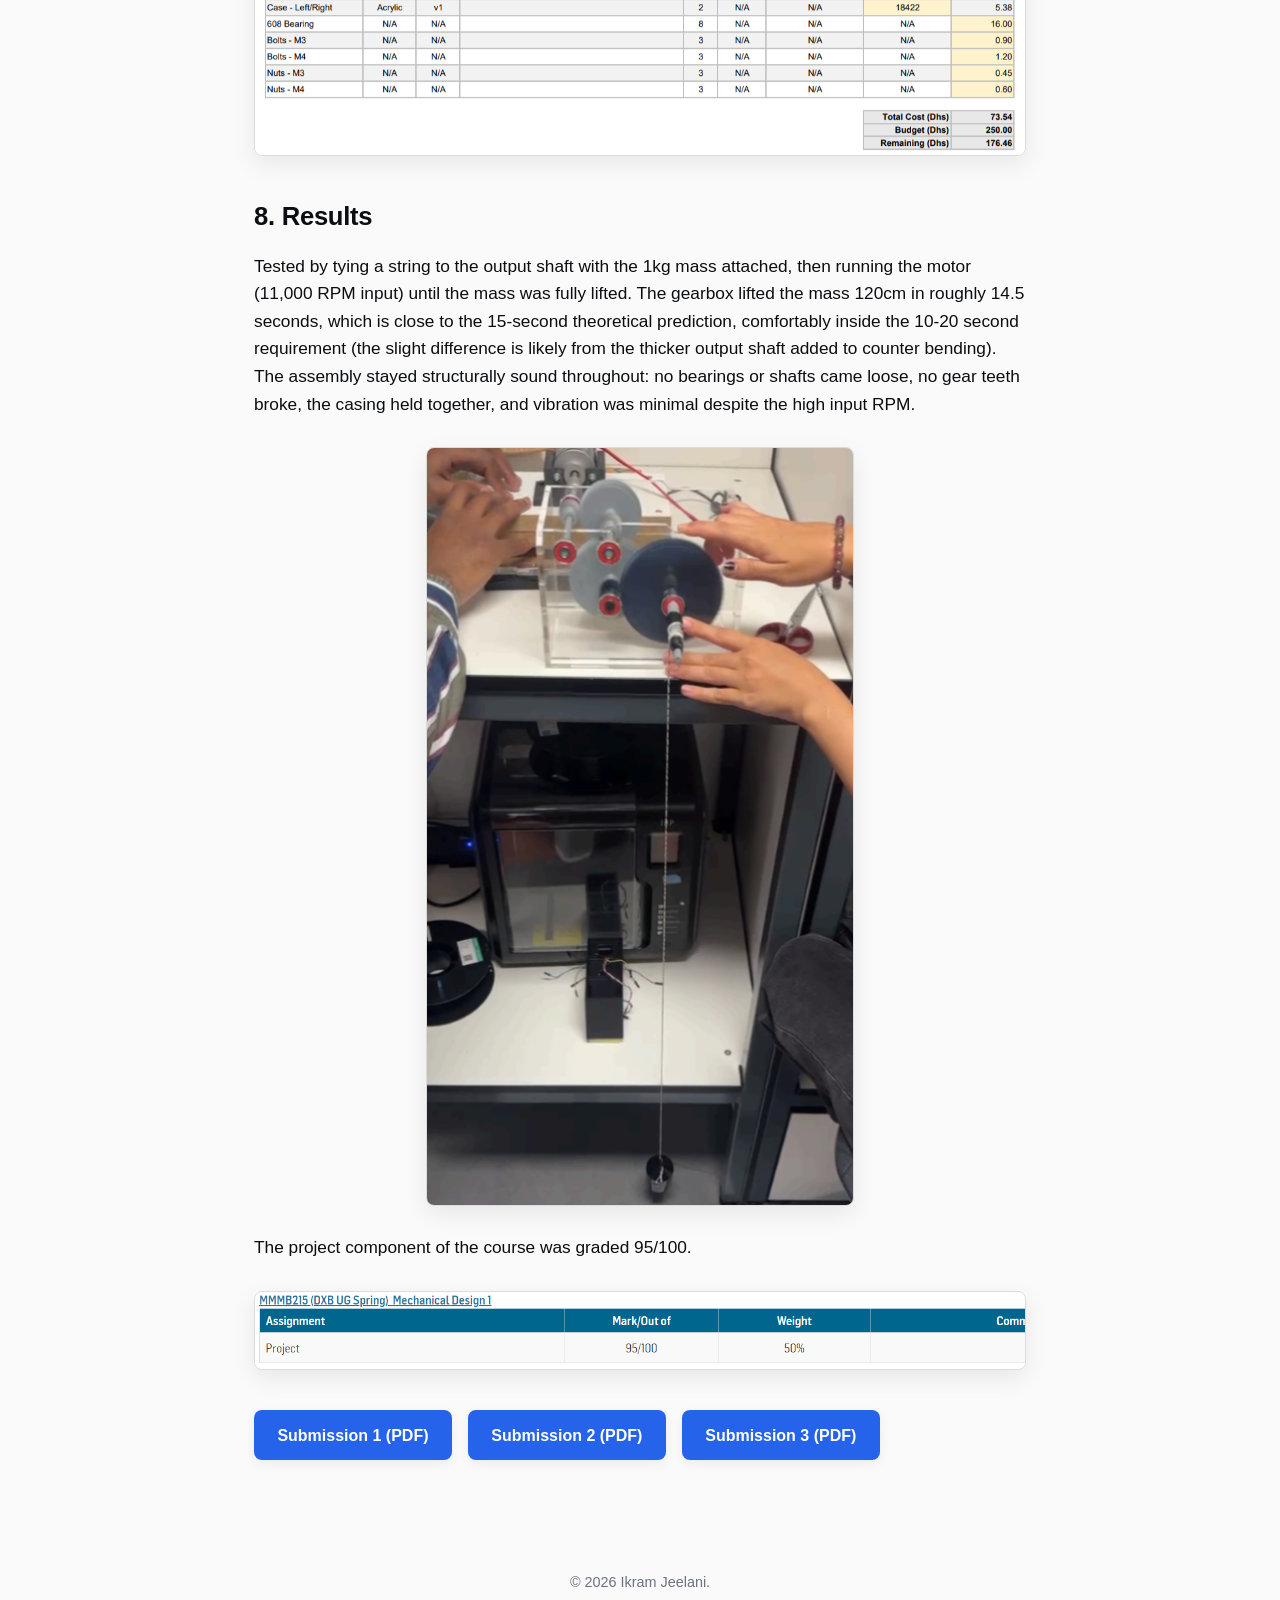
<file: share/model-winch-for-foundry.html>
<!DOCTYPE html>
<html lang="en">
<head>
<meta charset="UTF-8">
<meta name="viewport" content="width=device-width, initial-scale=1.0">
<meta http-equiv="refresh" content="0; url=https://ikramjeelani.github.io/portfolio/project.html?id=model-winch-for-foundry">
<title>Model Winch for Foundry - Ikram Jeelani</title>
<meta name="description" content="An in-depth look at Model Winch for Foundry by Ikram Jeelani.">
<meta name="robots" content="noindex, follow">
<link rel="canonical" href="https://ikramjeelani.github.io/portfolio/project.html?id=model-winch-for-foundry">

<meta property="og:type" content="article">
<meta property="og:site_name" content="Ikram Jeelani">
<meta property="og:title" content="Model Winch for Foundry - Ikram Jeelani">
<meta property="og:description" content="An in-depth look at Model Winch for Foundry by Ikram Jeelani.">
<meta property="og:url" content="https://ikramjeelani.github.io/portfolio/project.html?id=model-winch-for-foundry">
<meta property="og:image" content="https://ikramjeelani.github.io/portfolio/assets/Projects/Model-Winch-for-Foundry/display.jpg">
<meta property="og:image:width" content="2000">
<meta property="og:image:height" content="1602">
<meta property="og:image:alt" content="Model Winch for Foundry">

<meta name="twitter:card" content="summary_large_image">
<meta name="twitter:title" content="Model Winch for Foundry - Ikram Jeelani">
<meta name="twitter:description" content="An in-depth look at Model Winch for Foundry by Ikram Jeelani.">
<meta name="twitter:image" content="https://ikramjeelani.github.io/portfolio/assets/Projects/Model-Winch-for-Foundry/display.jpg">

<script>location.replace('https://ikramjeelani.github.io/portfolio/project.html?id=model-winch-for-foundry');</script>
</head>
<body>
<p>Redirecting to <a href="https://ikramjeelani.github.io/portfolio/project.html?id=model-winch-for-foundry">Model Winch for Foundry</a>&hellip;</p>
</body>
</html>
</file>
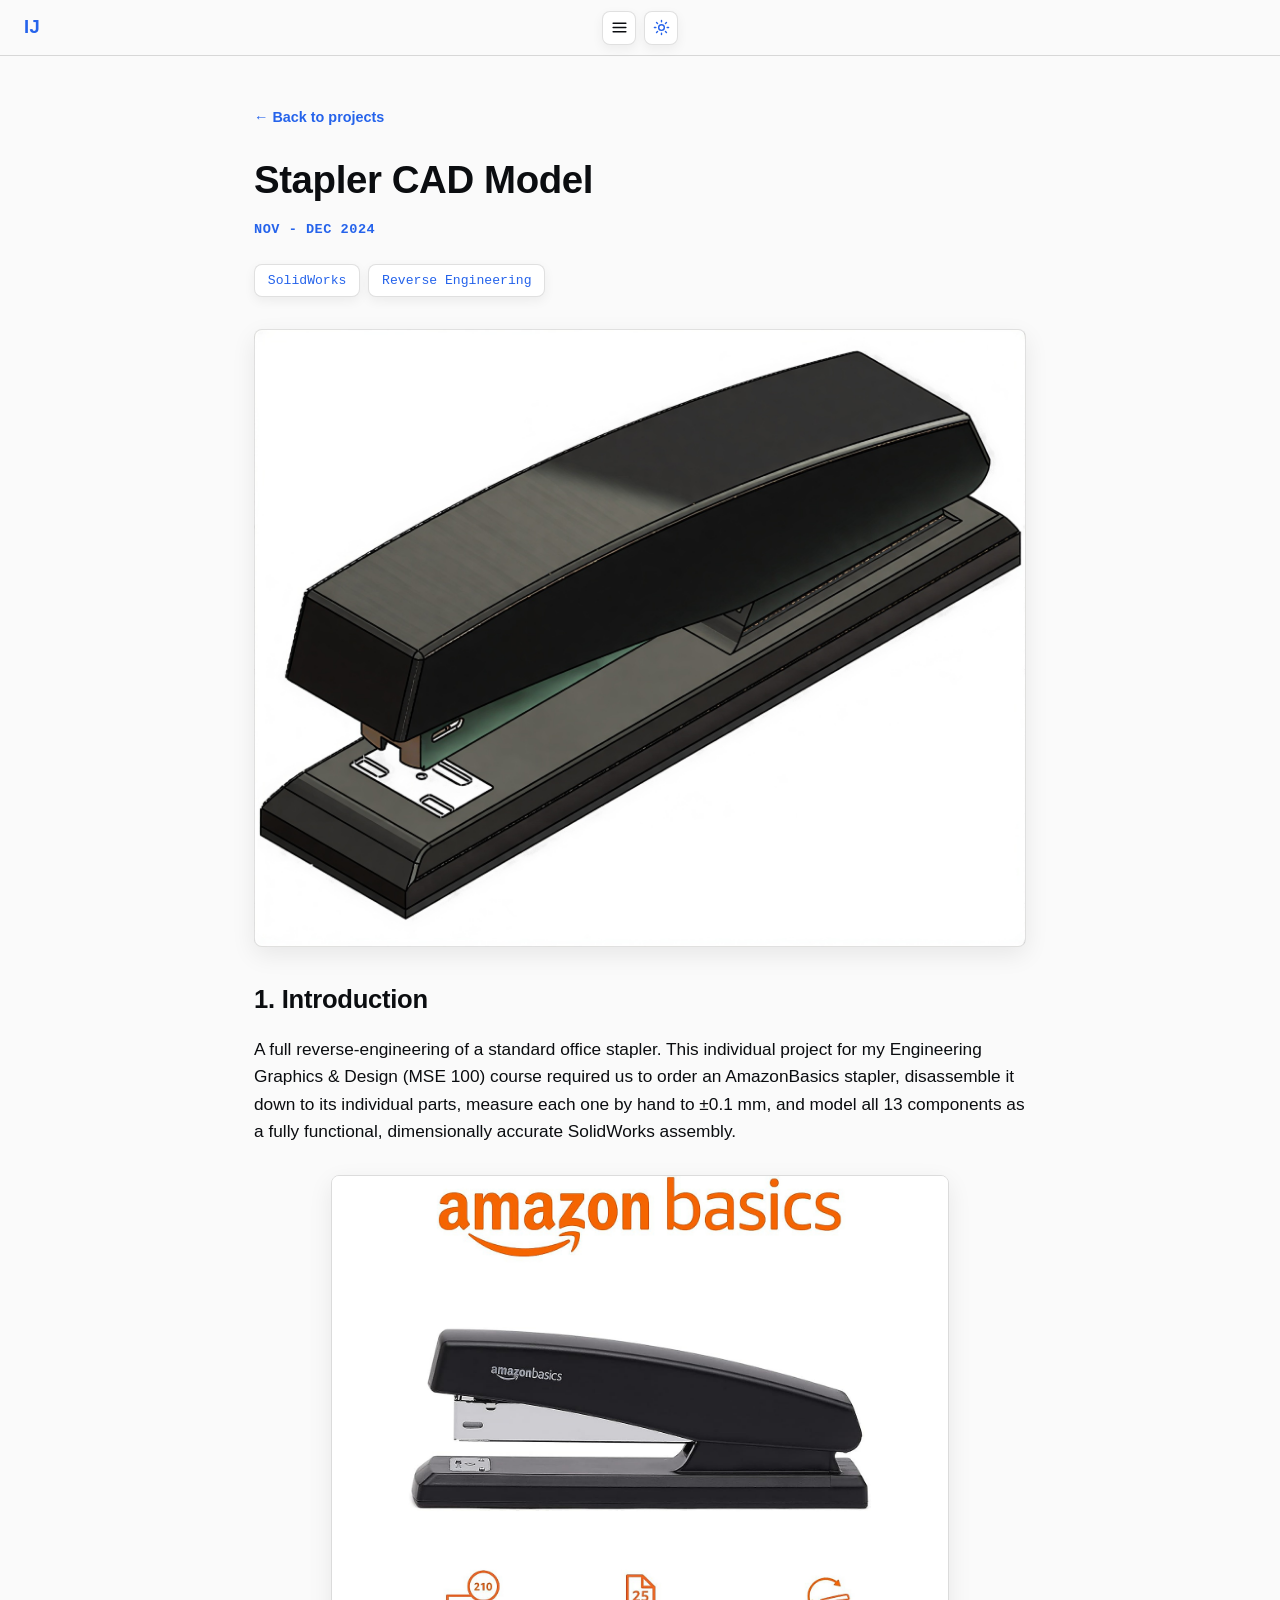
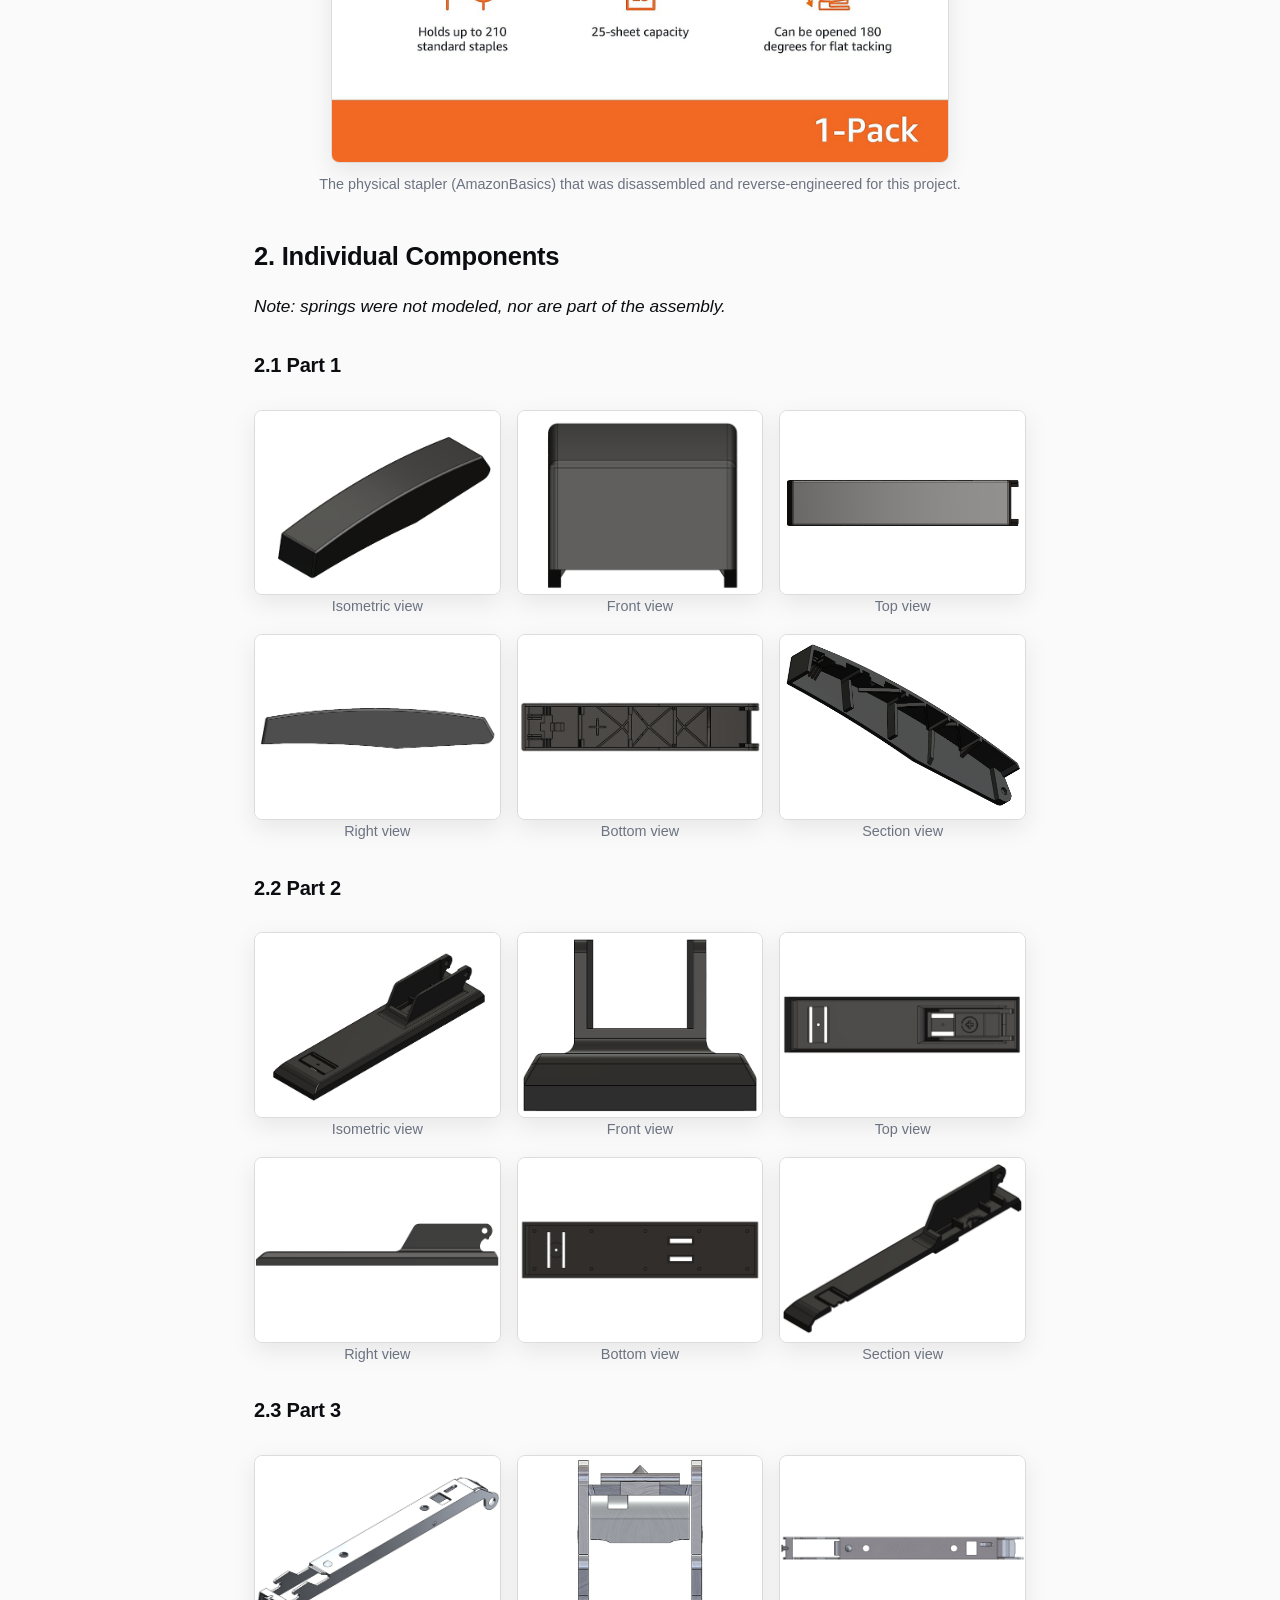
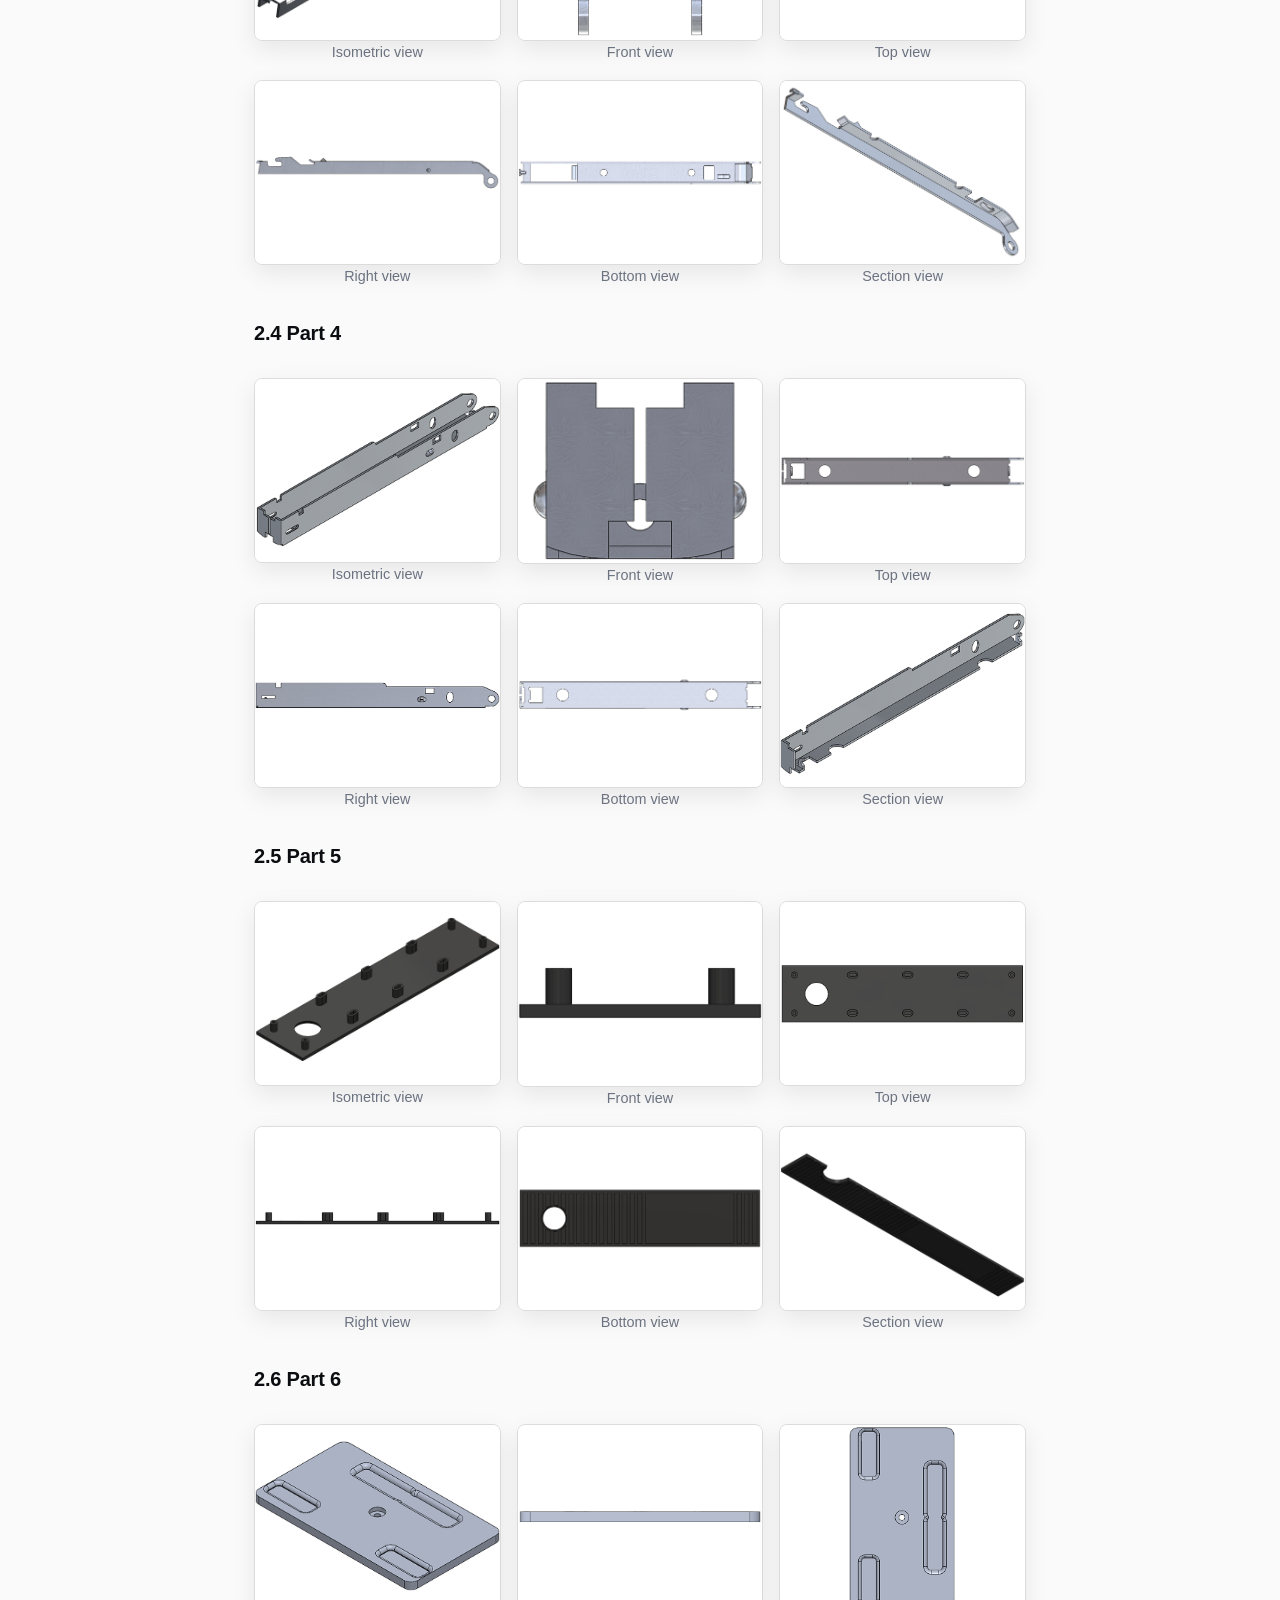
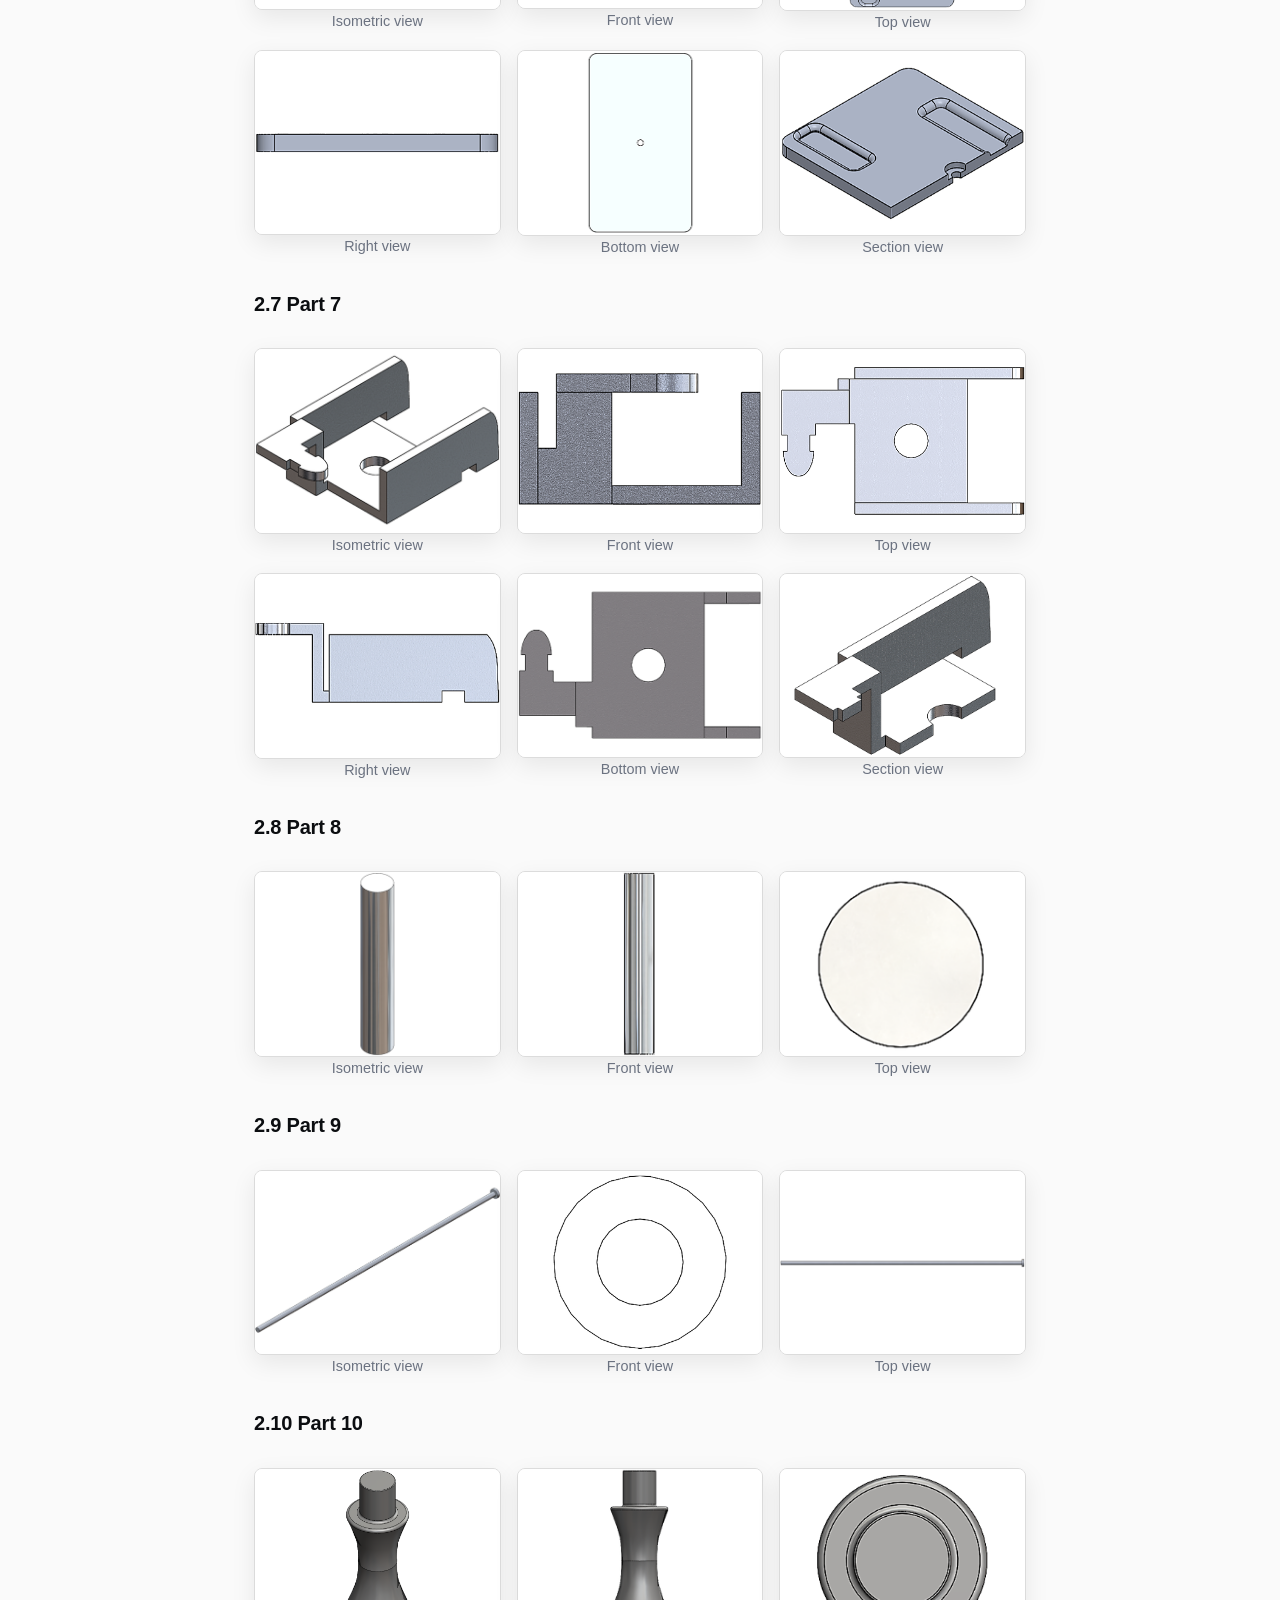
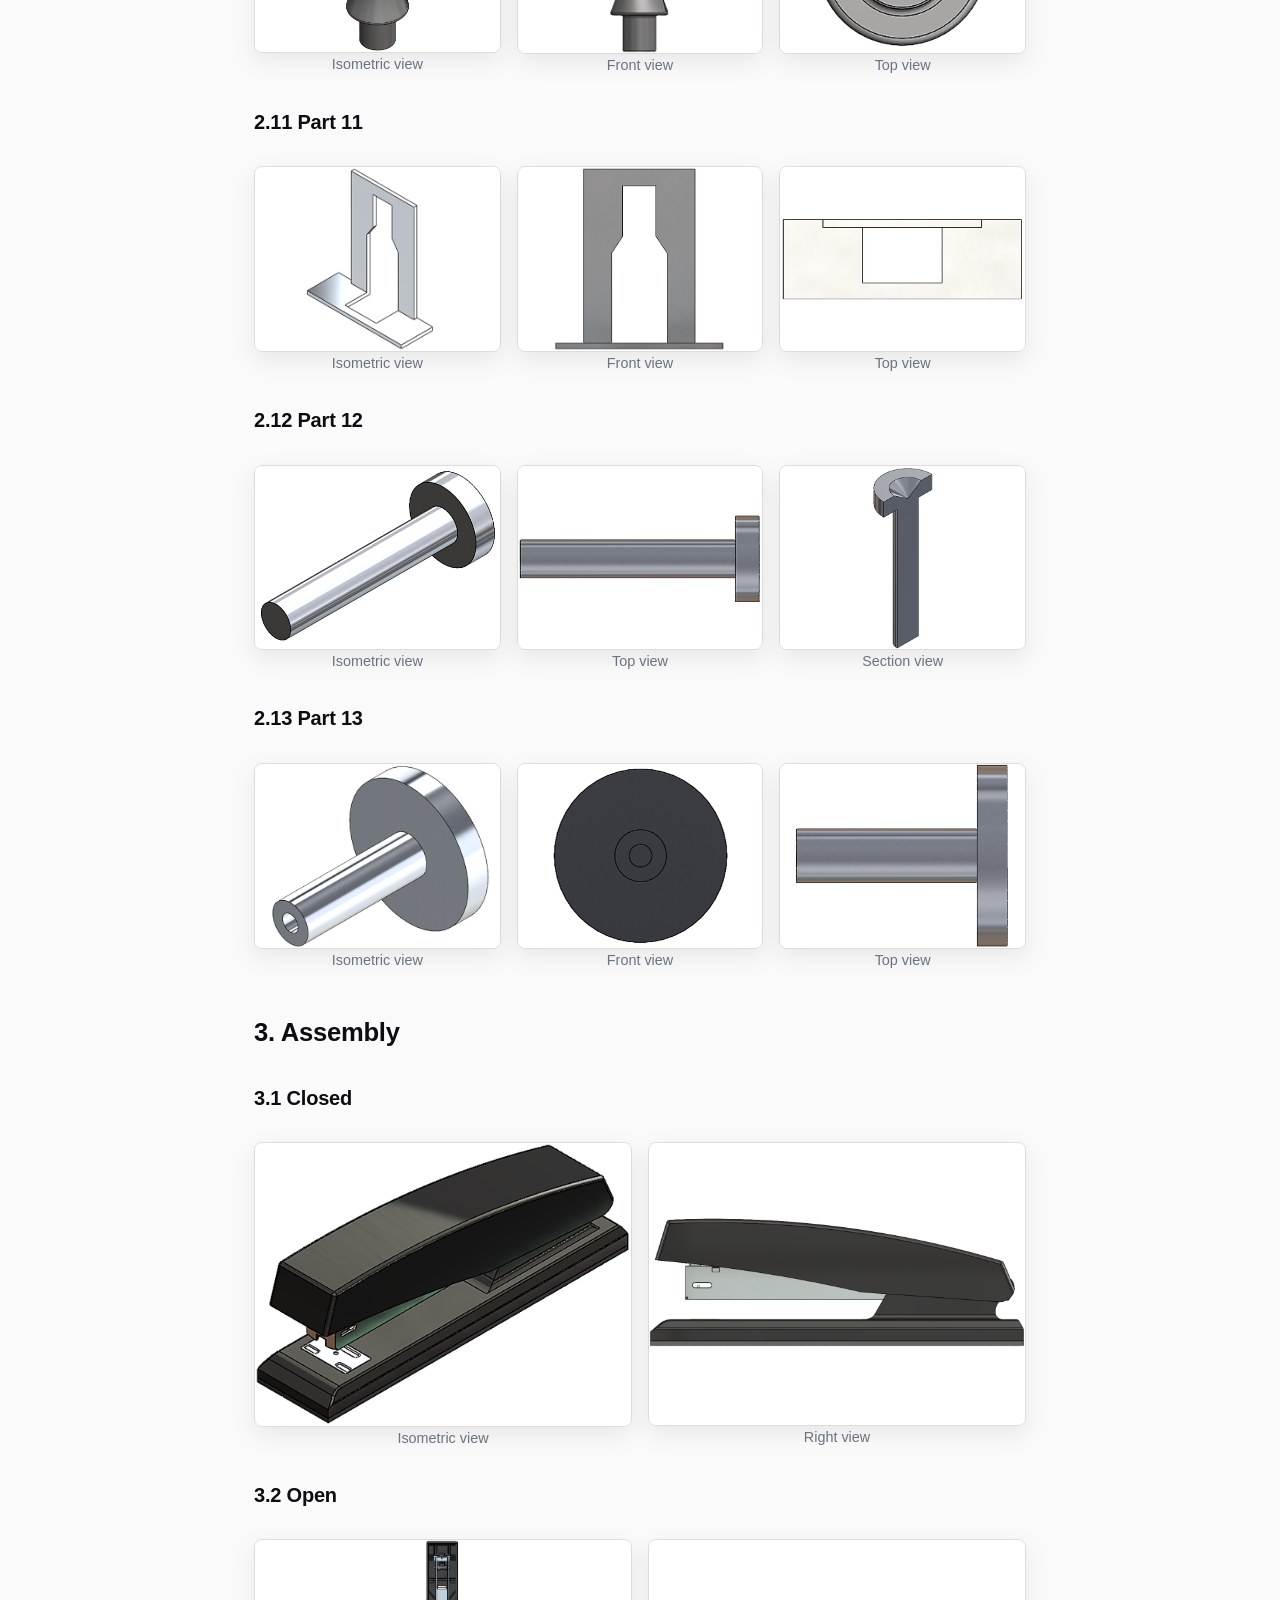
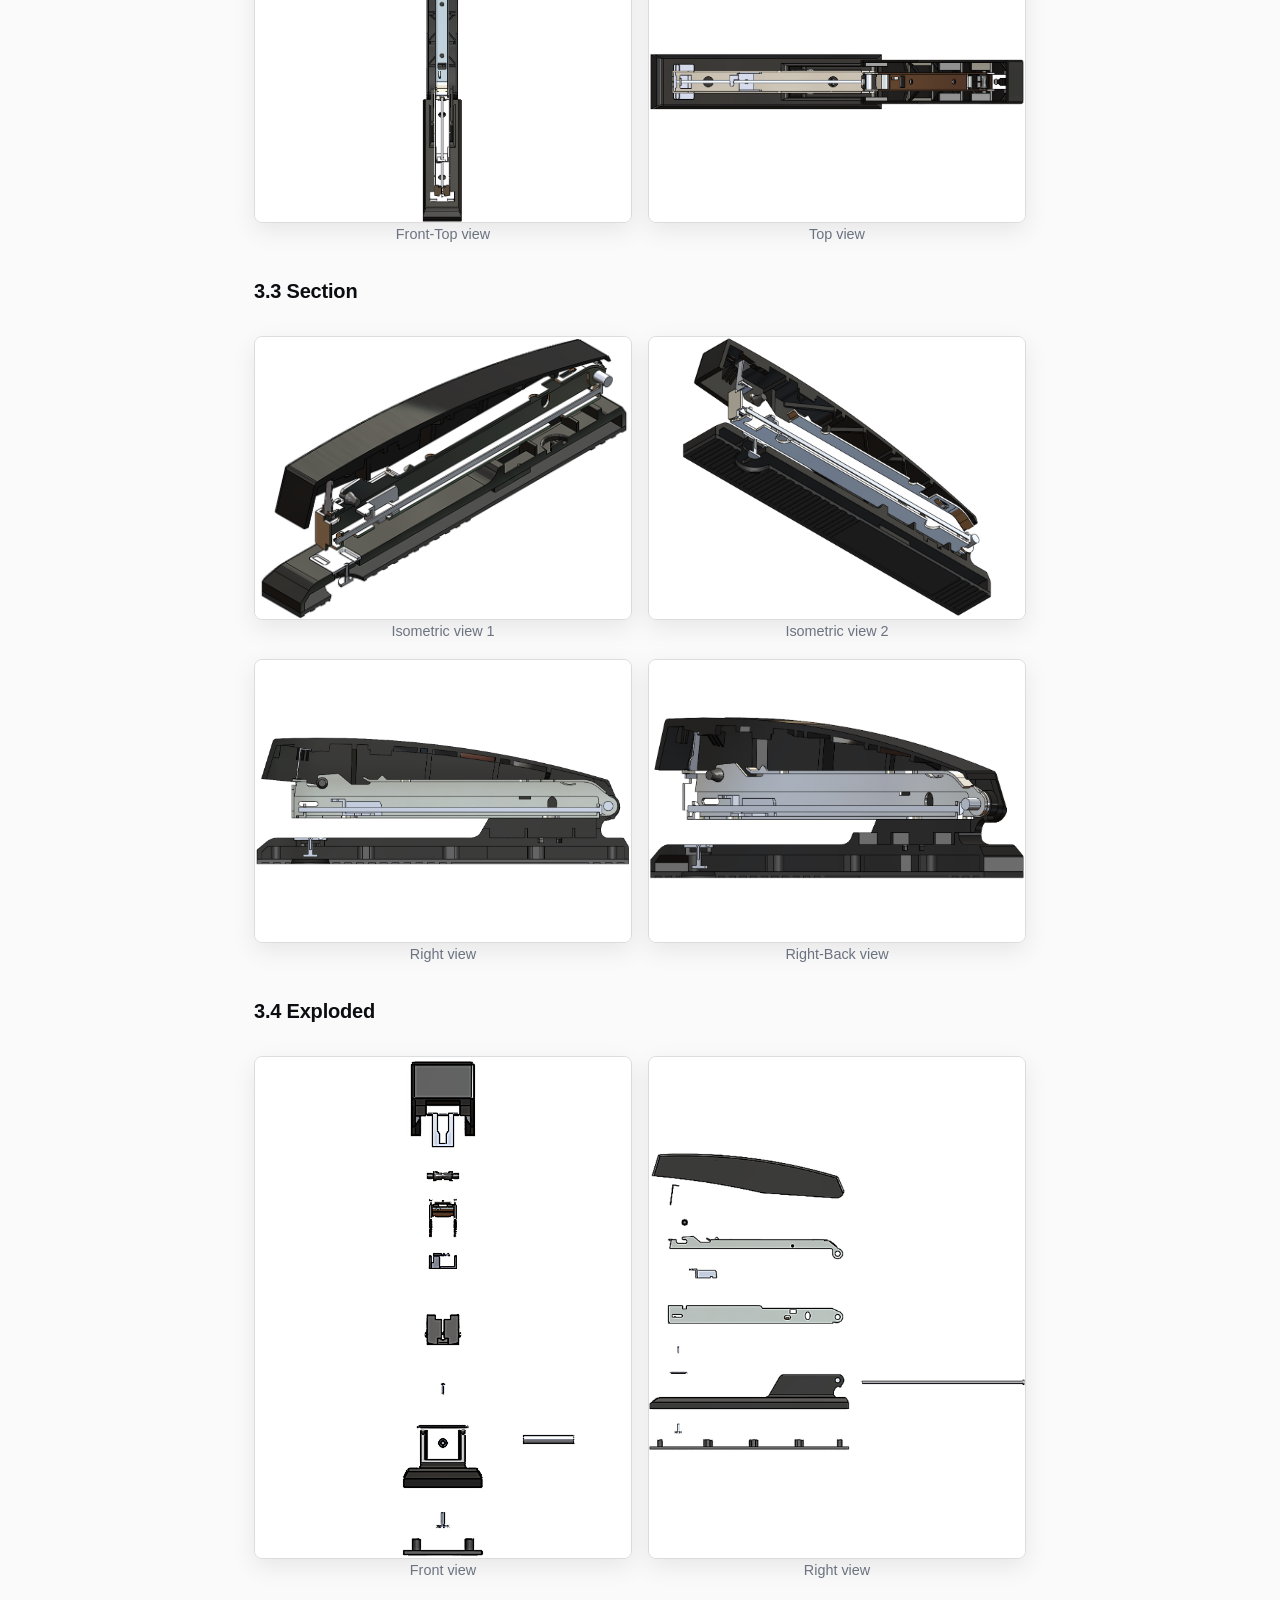
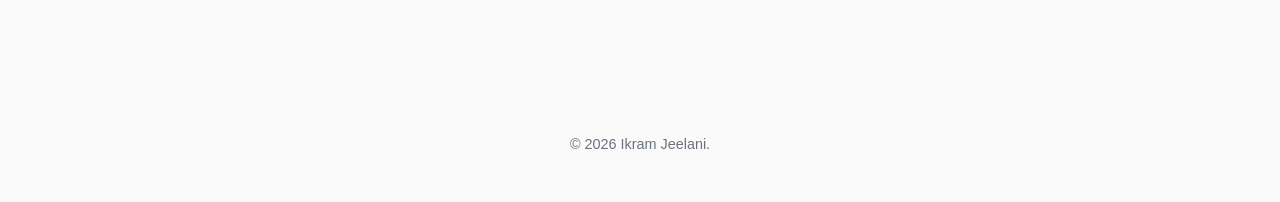
<file: share/stapler-cad-model.html>
<!DOCTYPE html>
<html lang="en">
<head>
<meta charset="UTF-8">
<meta name="viewport" content="width=device-width, initial-scale=1.0">
<meta http-equiv="refresh" content="0; url=https://ikramjeelani.github.io/portfolio/project.html?id=stapler-cad-model">
<title>Stapler CAD Model - Ikram Jeelani</title>
<meta name="description" content="An in-depth look at Stapler CAD Model by Ikram Jeelani.">
<meta name="robots" content="noindex, follow">
<link rel="canonical" href="https://ikramjeelani.github.io/portfolio/project.html?id=stapler-cad-model">

<meta property="og:type" content="article">
<meta property="og:site_name" content="Ikram Jeelani">
<meta property="og:title" content="Stapler CAD Model - Ikram Jeelani">
<meta property="og:description" content="An in-depth look at Stapler CAD Model by Ikram Jeelani.">
<meta property="og:url" content="https://ikramjeelani.github.io/portfolio/project.html?id=stapler-cad-model">
<meta property="og:image" content="https://ikramjeelani.github.io/portfolio/assets/Projects/Stapler-CAD-Model/display.jpg">
<meta property="og:image:width" content="1580">
<meta property="og:image:height" content="1264">
<meta property="og:image:alt" content="Stapler CAD Model">

<meta name="twitter:card" content="summary_large_image">
<meta name="twitter:title" content="Stapler CAD Model - Ikram Jeelani">
<meta name="twitter:description" content="An in-depth look at Stapler CAD Model by Ikram Jeelani.">
<meta name="twitter:image" content="https://ikramjeelani.github.io/portfolio/assets/Projects/Stapler-CAD-Model/display.jpg">

<script>location.replace('https://ikramjeelani.github.io/portfolio/project.html?id=stapler-cad-model');</script>
</head>
<body>
<p>Redirecting to <a href="https://ikramjeelani.github.io/portfolio/project.html?id=stapler-cad-model">Stapler CAD Model</a>&hellip;</p>
</body>
</html>
</file>
<file: styles.css>
﻿/* ===== Theme tokens ===== */
/* ===== Technical Minimal =====
   Flat, not soft: a real 1px --border does the defining work (not a shadow
   halo), corners are small/crisp rather than pill-rounded, and --font-mono
   carries labels, numbers and dates — the "spec sheet" register that reads
   as engineering rather than generic app-UI. One accent color, used with
   real restraint. --shadow/--shadow-sm/--shadow-pressed are kept as tokens
   (many components still reference them) but are now plain, single-
   direction shadows instead of the old dual-tone neumorphic pair. */
:root {
  --bg: #0b0d10;
  --bg-soft: #14171b;
  --card: #14171b;
  --border: rgba(255, 255, 255, 0.1);
  --divider: rgba(255, 255, 255, 0.14);
  --shadow: 0 8px 24px rgba(0, 0, 0, 0.35);
  --shadow-sm: 0 4px 12px rgba(0, 0, 0, 0.3);
  --shadow-pressed: inset 0 1px 4px rgba(0, 0, 0, 0.4);
  --text: #f4f5f7;
  /* long-form copy: a notch dimmer than headings to avoid halation on dark */
  --text-body: #b6bac2;
  /* #6b7280 (the light theme's --muted, which clears AA there against its
     near-white backgrounds) only reaches ~3.7-4.0:1 against this theme's
     dark --bg/--card/--bg-soft — under the 4.5:1 AA floor for normal text,
     which footer copy, timeline locations, the TOC, and cert issuer/date
     text all render at. Lightened just for dark mode so every one of those
     clears AA again (5.2:1+ against both --bg and --card). */
  --muted: #858b94;
  --accent: #3b82f6;
  --accent-hover: #60a5fa;
  --accent-rgb: 59, 130, 246; /* #3b82f6 as r,g,b — for rgba() glows/washes */
  /* B&W + one accent: flat solid fills instead of the old purple->pink
     gradient, so the palette reads as one hue, not two. Kept as --grad/
     --grad-btn (not a rename) so every consumer — brand mark, hero name,
     underlines, buttons — picks this up with zero changes on their end. */
  --grad: var(--accent);
  /* Plain --accent (#3b82f6) is too light with white text for the bold
     button labels that sit on it — this deeper stop clears the 4.5:1 AA
     floor with real margin. */
  --grad-btn: #2563eb;
  --font-display: "Sora", "Segoe UI", sans-serif;
  --font-body: "Manrope", -apple-system, BlinkMacSystemFont, "Segoe UI", Roboto, Helvetica, Arial, sans-serif;
  --font-mono: "JetBrains Mono", ui-monospace, "SFMono-Regular", Consolas, monospace;
  /* Type scale — every font-size below is one of these tokens, named
     by its rem value x100 (e.g. --fs-100 = 1rem). Nothing in this file
     sets a bare font-size number anymore, so a difference between two
     elements always shows up as a different named token, never an
     untraceable one-off. Values themselves are unchanged from before —
     this only makes the existing scale explicit. */
  --fs-68: 0.68rem;
  --fs-72: 0.72rem;
  --fs-78: 0.78rem;
  --fs-80: 0.8rem;
  --fs-82: 0.82rem;
  --fs-85: 0.85rem;
  --fs-90: 0.9rem;
  --fs-92: 0.92rem;
  --fs-95: 0.95rem;
  --fs-98: 0.98rem;
  --fs-100: 1rem;
  --fs-105: 1.05rem;
  --fs-108: 1.08rem;
  --fs-110: 1.1rem;
  --fs-112: 1.12rem;
  --fs-115: 1.15rem;
  --fs-120: 1.2rem;
  --fs-125: 1.25rem;
  --fs-130: 1.3rem;
  --fs-160: 1.6rem;
  --fs-175: 1.75rem;
  --fs-190: 1.9rem;
  --fs-200: 2rem;
  --fs-215: 2.15rem;
  --fs-240: 2.4rem;
  /* Radius scale: small and crisp on purpose — a technical panel, not a
     soft app card. xs for fine/text-level elements (inline code, PDF
     canvas), sm for small square UI chips (logos, toolbar buttons, dock
     rows), the base radius for everything else — cards/panels AND
     buttons/tags, so every rounded corner on the site shares the same curve. */
  --radius-xs: 3px;
  --radius-sm: 5px;
  --radius: 8px;
  --max: 1100px;
}

/* ===== Light theme ===== */
:root[data-theme="light"] {
  --bg: #fafafa;
  --bg-soft: #ffffff;
  --card: #ffffff;
  --border: rgba(0, 0, 0, 0.12);
  --divider: rgba(0, 0, 0, 0.14);
  --shadow: 0 8px 24px rgba(0, 0, 0, 0.08);
  --shadow-sm: 0 4px 12px rgba(0, 0, 0, 0.06);
  --shadow-pressed: inset 0 1px 4px rgba(0, 0, 0, 0.1);
  --text: #0b0d10;
  --text-body: #40454e; /* no halation on light — full contrast is fine */
  /* Kept deep enough to clear the 4.5:1 AA floor on both --bg-soft and
     --card (dock-num digits, the PDF zoom label, cert-issuer text). */
  --muted: #6b7280;
  --accent: #2563eb; /* deeper than dark mode's blue so small text clears AA on white */
  --accent-hover: #1d4ed8;
  --accent-rgb: 37, 99, 235; /* #2563eb as r,g,b — for rgba() glows/washes */
  --grad: var(--accent);
  --grad-btn: var(--accent); /* deep enough to clear AA with white text */
}
/* B&W + one accent: the name is the site's biggest piece of text, so it
   stays plain --text — clean black/white typography — with the accent
   reserved for smaller, purposeful spots (eyebrow, buttons, links, tags)
   instead of colorizing the largest element on the page too. */
:root[data-theme="light"] .project-content strong { color: #0b0d10; }

* { box-sizing: border-box; }

body {
  margin: 0;
  font-family: var(--font-body);
  color: var(--text-body);
  line-height: 1.6;
  background-color: var(--bg);
  /* No transition here on purpose. A transition on a property whose value
     comes from a custom property (--bg/--text-body, both flipped on
     :root by the theme toggle) reliably failed to ever actually run in
     testing — data-theme kept updating correctly, but body's rendered
     background/text color got stuck on the very first toggle and never
     moved again. Removing it fixes the toggle; the switch is now instant
     instead of faded. */
}

a { color: inherit; text-decoration: none; }

/* ===== Skip link (visually hidden until keyboard-focused) ===== */
.skip-link {
  position: fixed;
  top: 8px;
  left: 8px;
  z-index: 200;
  padding: 0.6rem 1rem;
  border-radius: var(--radius-sm);
  /* Deliberately opaque, not the translucent --bg-soft: this needs to
     read clearly against WHATEVER page content sits behind it when a
     keyboard user focuses it, not blend into it. */
  background: var(--bg);
  border: 1px solid var(--accent);
  color: var(--text);
  font-weight: 600;
  transform: translateY(-200%);
}
.skip-link:focus { transform: none; }

/* ===== Keyboard focus ===== */
/* :focus-visible (not plain :focus) so mouse/touch clicks stay clean and only
   keyboard/assistive-tech navigation shows the ring — nothing on the site had
   a custom focus style before, so tabbing through cards/buttons/links was
   invisible even though they were technically reachable. */
a:focus-visible,
button:focus-visible,
input:focus-visible,
[tabindex]:focus-visible {
  outline: 2px solid var(--accent);
  outline-offset: 3px;
  border-radius: var(--radius-xs);
}
/* Rounded cards: match the card's own radius so the ring hugs its shape
   instead of a generic square corner. */
.card:focus-visible,
.cert-card:focus-visible {
  outline-offset: 2px;
  border-radius: var(--radius);
}

/* ===== Display font for headings ===== */
h1, h2, h3,
.brand,
.section-title,
.card-title,
.tl-role,
.edu-school {
  font-family: var(--font-display);
  letter-spacing: -0.01em;
  color: var(--text); /* headings keep full brightness; body copy is a notch dimmer */
}

/* ===== Monospace for labels/dates/tags =====
   The one deliberate "technical" typographic signature: every date, tag
   and section index reads like a spec sheet rather than prose. */
.card-date, .cert-date, .tl-date, .edu-date, .project-date,
.tag, .eyebrow {
  font-family: var(--font-mono);
}

/* ===== Header ===== */
/* Plain flush bar, not a floating pill: full width, flat against the
   viewport top, no radius, no shadow lifting it off the page. Reads as
   part of the page rather than a card sitting on top of it — separated
   from the content below by nothing more than a hairline. */
.site-header {
  position: sticky;
  top: 0;
  z-index: 50;
  display: flex;
  align-items: center;
  gap: 1.75rem;
  padding: 1.15rem 1.5rem;
  background: var(--bg);
  border-bottom: 1px solid var(--divider);
}

.brand {
  position: relative;
  z-index: 2;
  flex-shrink: 0;
  /* Without this it inherits body's line-height:1.6 at the brand's own
     larger font-size, giving it a taller line box than the nav links
     (which use a smaller font-size, so the SAME 1.6 multiplier yields a
     shorter box) -- different absolute leading between the two can shift
     where the glyphs sit within an align-items:center flex row, even
     though both boxes are centered identically by height. */
  line-height: 1;
  font-weight: 700;
  font-size: var(--fs-115);
  letter-spacing: 0.5px;
  background: var(--grad);
  background-size: 200% auto;
  -webkit-background-clip: text;
  background-clip: text;
  color: transparent;
}
.site-header nav {
  position: relative;
  z-index: 2;
  display: flex;
  flex-wrap: nowrap;
  justify-content: flex-start;
  /* Tight column-gap (not a smaller font) on purpose: shrinking the text
     was tried and felt too small to read, so the word-spacing between
     links is what's tightened instead — buys back the room needed to stay
     inline through common laptop widths (1366px etc.) without touching
     legibility. */
  gap: 0.35rem 0.75rem;
}
.site-header nav a {
  position: relative;
  color: var(--muted);
  font-weight: 500;
  font-size: var(--fs-92);
  transition: color 0.2s;
}
/* Project detail page's "Back to projects" link — accent-colored so it
   reads as the page's one clear way back, not just another muted nav item. */
#topBackLink { color: var(--accent); font-weight: 600; }
#topBackLink:hover { color: var(--accent-hover); }
.site-header nav a:hover { color: var(--text); }

/* Control group (theme toggle + résumé button), pushed to the pill's
   right edge via margin-left:auto -- everything before it (brand, nav
   links) clusters on the left, matching the reference's two-group
   layout instead of the old 3-column spread-across-the-full-bar look. */
.header-controls {
  margin-left: auto;
  position: relative;
  z-index: 3;
  display: flex;
  align-items: center;
  /* The résumé button is only ever added to the DOM at all when RESUME.show
     is true (branding.js) — never rendered-then-hidden — so a plain gap
     here can't produce a phantom double-gap around a collapsed button.
     Keeps spacing consistent regardless of which controls are present or
     what order they're in (dropdown/résumé/toggle on small screens,
     résumé/toggle on wide ones). */
  gap: 0.5rem;
}
.theme-toggle {
  position: relative; /* anchors the invisible touch-target extension below */
  display: flex;
  align-items: center;
  justify-content: center;
  width: 34px;
  height: 34px;
  border-radius: var(--radius);
  border: 1px solid var(--border);
  background: var(--bg-soft);
  box-shadow: var(--shadow-sm);
  color: var(--accent);
  cursor: pointer;
  transition: border-color 0.2s, background 0.2s, transform 0.15s, opacity 0.2s, box-shadow 0.15s;
}
.theme-toggle:hover {
  border-color: var(--accent);
  transform: scale(1.1);
}
.theme-toggle:active { transform: scale(0.95); box-shadow: var(--shadow-pressed); }
.theme-toggle svg { width: 17px; height: 17px; display: block; }
.theme-toggle .icon-sun { display: none; }
.theme-toggle .icon-moon { display: block; }
:root[data-theme="light"] .theme-toggle .icon-sun { display: block; }
:root[data-theme="light"] .theme-toggle .icon-moon { display: none; }

/* Invisible touch-target extension: the header controls are drawn at
   32-34px but a fingertip needs ~44px — pad the hit area without changing
   the visual size. (-5px per side ≈ 44px effective.) */
.theme-toggle::after,
.nav-toggle::after,
.nav-resume-btn::after {
  content: "";
  position: absolute;
  inset: -5px;
}

/* Nav résumé button — icon + label, always present next to the theme
   toggle from first paint. No hero counterpart, no scroll-driven
   show/hide, no transition: just a normal static button. */
.nav-resume-btn {
  position: relative;
  display: inline-flex;
  align-items: center;
  gap: 0.45rem;
  height: 34px;
  padding: 0 0.95rem;
  border-radius: var(--radius);
  background: var(--grad-btn); /* white label needs the AA-passing stops */
  box-shadow: var(--shadow-sm);
  color: #fff;
  font-weight: 700;
  font-size: var(--fs-82);
  white-space: nowrap;
  transition: opacity 0.2s ease, transform 0.15s ease, box-shadow 0.15s;
}
.nav-resume-btn:hover { opacity: 0.85; }
.nav-resume-btn:active { transform: scale(0.97); box-shadow: var(--shadow-pressed); }
.nav-resume-btn svg { width: 17px; height: 17px; flex-shrink: 0; display: block; }

/* Hamburger menu button (hidden until the links would crowd) */
.nav-toggle {
  display: none;
  position: relative;
  z-index: 3;
  align-items: center;
  justify-content: center;
  width: 34px;
  height: 34px;
  border-radius: var(--radius);
  border: 1px solid var(--border);
  background: var(--bg-soft);
  box-shadow: var(--shadow-sm);
  color: var(--text);
  cursor: pointer;
  transition: border-color 0.2s, transform 0.15s, box-shadow 0.15s;
}
.nav-toggle:hover { border-color: var(--accent); }
.nav-toggle:active { transform: scale(0.93); box-shadow: var(--shadow-pressed); }
.nav-toggle svg { width: 17px; height: 17px; display: block; } /* one icon size across the header */
.nav-toggle .icon-close { display: none; }
.nav-toggle[aria-expanded="true"] .icon-bars { display: none; }
.nav-toggle[aria-expanded="true"] .icon-close { display: block; }

/* ===== Hero ===== */
/* Fills the first viewport (minus the 72px sticky header) so the landing
   screen shows only the name — the About section starts below the fold.
   Desktop: 2 columns, arm | text. Mobile: stacks name then arm. */
.hero {
  position: relative; /* anchors .hero::after (the scroll cue) below */
  max-width: var(--max);
  margin: 0 auto;
  padding: 2rem 1.5rem;
  /* Full viewport height, pulled up under the transparent sticky header, so
     the content centres in the whole screen rather than the area below it. */
  min-height: 100vh;
  min-height: 100svh;
  margin-top: calc(-1 * var(--header-h, 72px));
  display: flex;
  flex-direction: column;
  align-items: center; /* centers hero-right as a block, whichever mode it's in */
  justify-content: center;
}
.hero-right {
  display: flex;
  flex-direction: column;
  align-items: center;
}
/* The actual visual card (background/border/radius/shadow off the shared
   tokens, same treatment as .card, .tl-card, .edu-card, .project-page) —
   wraps ONLY the text. The photo (when PROFILE.photo is set) sits outside
   it as a sibling, not inside, so the card's edges never extend behind or
   around the photo. */
.hero-card {
  display: flex;
  flex-direction: column;
  align-items: center;
  text-align: center;
}
.hero-text { max-width: 600px; }
.hero-text .subtitle { margin: 0 auto; }
/* PROFILE.photo is set: photo on the left, card on the right (matches DOM
   order — the <img> comes first in index.html) — a contained, centered
   composition (max-width, not the full hero width) rather than a row
   stretched edge-to-edge. align-items:stretch (not center) on the
   container so the photo's own align-self:stretch in
   .hero-about-photo-wrap can size its height to match the card exactly,
   whatever the card's content-driven height ends up being — but the card
   itself opts OUT of that same stretch below (align-self:flex-start), so
   the size relationship only ever runs one way, card -> photo. Without
   that opt-out, both children stretch to match whichever is currently
   tallest: if the photo were ever even slightly taller than the card's
   own content for any reason, the card would stretch to match IT, and the
   next re-measure would size the photo off that now-inflated card height
   — a real feedback loop, confirmed landing on two different heights
   (330px vs. 380px) across otherwise-identical reloads at the same
   viewport before this was scoped to one direction. */
.hero-right.has-photo {
  flex-direction: row;
  align-items: stretch;
  max-width: 960px;
  gap: 4rem;
}
.hero-right.has-photo .hero-card {
  /* Fixed (not flex-grow-to-fill) so the card has a stable, predictable
     width regardless of how tall its content makes it — and, in turn,
     how wide the height-matched circular photo ends up being. */
  flex: 0 0 502px;
  align-self: flex-start; /* intrinsic height only — see the comment above */
  align-items: flex-start;
  text-align: left;
}
.hero-right.has-photo .hero-text { max-width: none; }
.hero-right.has-photo .hero-text .subtitle { margin: 0; }
/* The row's width isn't actually bounded: the card is a fixed 502px and the
   photo's width tracks the card's content-driven HEIGHT (see
   .hero-about-photo-wrap), so how wide the row gets depends on how tall
   today's name/eyebrow/about text makes the card. With the 502px card,
   the 4rem (64px) gap and the photo's 380px cap, the row needs ~946px
   before the hero's own side padding and scrollbar (~1010px viewport).
   1040px clears that with margin so a future content change doesn't
   reopen this. */
@media (max-width: 1040px) {
  .hero-right.has-photo {
    flex-direction: column;
    align-items: center;
  }
  /* Undo the desktop row's fixed 502px flex-basis — in column direction
     that would set the card's HEIGHT to 502px instead of its width. */
  .hero-right.has-photo .hero-card { flex: 1 1 auto; width: 100%; align-items: center; text-align: center; }
  .hero-right.has-photo .hero-about-photo-wrap {
    width: 140px;
    height: 140px;
    /* Reset the desktop row's align-self:stretch — left unset, it still
       wins over the container's align-items:center once stretch can't
       actually stretch a fixed-size image, pinning it flex-start (left)
       instead of centering it. */
    align-self: center;
  }
  .hero-about-text { margin-top: 0.6rem; font-size: var(--fs-100); }
  .hero-text .subtitle { margin-top: 0; }
}
/* Short viewports (landscape phones, small laptops with the window snapped):
   don't force a full-screen hero — let it size to its content. */
@media (max-height: 620px) {
  .hero { min-height: 0; margin-top: 0; padding: 4.5rem 1.5rem 3.5rem; }
  .hero::after { display: none; }
}
/* Subtle cue that there's more below */
.hero::after {
  content: "";
  position: absolute;
  left: 50%;
  bottom: 2.2rem;
  width: 10px;
  height: 10px;
  border-right: 2px solid var(--muted);
  border-bottom: 2px solid var(--muted);
  transform: translateX(-50%) rotate(45deg);
  opacity: 0.7;
}
.eyebrow {
  text-transform: uppercase;
  letter-spacing: 3px;
  font-size: var(--fs-80);
  color: var(--accent);
  margin: 0 0 0.5rem;
}
.hero h1 {
  /* Max capped at 3.6rem so "Ikram Jeelani" always stays on one line at
     the card's fixed 502px width (measured: wraps to two lines starting
     at 3.7rem). */
  font-size: clamp(2.5rem, 7vw, 3.6rem);
  margin: 0 0 1rem;
  line-height: 1.05;
  color: var(--text);
}
.subtitle {
  max-width: 600px;
  margin: 0 auto 2rem;
  color: var(--text);
  font-size: var(--fs-110);
}
/* No bio text set: an empty paragraph still carries its 2rem margin, which
   read as a mysterious, oversized, unexplained gap under the name. Collapse
   it when there's nothing in it. */
.subtitle:empty { display: none; }

/* ===== Scroll-reveal animation ===== */
/* Kept deliberately quick and light: opacity/transform share one duration
   (they used to run 0.6s/0.7s on different easings, which combined with
   per-item stagger delays and a scale() made items on the same row settle
   at visibly different times depending on scroll speed).
   Placed early in the file, before every card-ish component below, so
   each component's own (non-staggered) transition rule always wins the
   cascade for its hover transform — otherwise whichever of .reveal vs.
   the component rule happens to come later in source order silently wins,
   which previously left some card types hovering with the slow, staggered
   reveal transition instead of a normal quick hover one. */
.reveal { opacity: 1; transform: none; }

/* ===== Buttons ===== */
.btn {
  display: inline-block;
  padding: 0.7rem 1.4rem;
  border-radius: var(--radius);
  border: 1px solid var(--border);
  background: var(--bg-soft);
  box-shadow: var(--shadow-sm);
  color: var(--text);
  font-weight: 600;
  cursor: pointer;
  transition: transform 0.2s, background 0.2s, border-color 0.2s, box-shadow 0.15s;
}
.btn:hover { transform: translateY(-2px); border-color: var(--accent); }
.btn:active { transform: translateY(0) scale(0.97); box-shadow: var(--shadow-pressed); }
.btn-primary {
  background: var(--grad-btn); /* white label needs the AA-passing stops */
  border-color: transparent;
  color: #fff;
}
.btn-primary:hover { filter: brightness(1.12); }

/* ===== Section headings =====
   A "spec sheet" header, not a centered display title: a mono-numbered
   index (auto-incrementing via CSS counter, so it can't drift out of sync
   as sections are added/removed/reordered) plus a full-width hairline
   rather than a small centered underline bar. */
#sections { counter-reset: section-num; }
.section-title {
  counter-increment: section-num;
  display: flex;
  align-items: baseline;
  gap: 0.85rem;
  text-align: left;
  font-size: var(--fs-200);
  margin: 0 0 2.5rem;
  padding-bottom: 1rem;
  border-bottom: 1px solid var(--divider);
}
.section-title::before {
  content: counter(section-num, decimal-leading-zero) " /";
  font-family: var(--font-mono);
  font-size: var(--fs-90);
  font-weight: 500;
  color: var(--accent);
  letter-spacing: 0.02em;
}
/* "Arrival" flash when you navigate to a section from the nav */
.section.flash .section-title { animation: title-pop 0.9s ease; }
@keyframes title-pop {
  0%   { opacity: 0.5; }
  100% { opacity: 1; }
}

/* ===== Generic section wrapper ===== */
.section {
  max-width: var(--max);
  margin: 0 auto;
  padding: 3.5rem 1.5rem;
  scroll-margin-top: 72px; /* header is ~60px tall; +12px breathing room on anchor jumps */
}

/* ===== About (in the hero, under the name) ===== */
/* Always left-justified, even when .hero-card centers everything else
   (no PROFILE.photo set) — an explicit value here beats the inherited
   text-align:center regardless of ancestor rules. */
.hero-about-text {
  margin: 1rem 0 0;
  color: var(--text-body);
  font-size: var(--fs-112);
  text-align: left;
}
/* A circle whose diameter always equals the name/about card's own height —
   purely via align-self:stretch + aspect-ratio:1 below; see the "card
   opts out of stretch" comment on .hero-right.has-photo .hero-card for why
   that's now stable (it wasn't, briefly, when this was two-way). The
   wrapper (not the <img>) carries that sizing role so its ::before — a
   rotating, accent-colored conic gradient standing in for the glow — has
   a non-replaced element to render on; the <img> just fills it at 100%. */
.hero-about-photo-wrap {
  position: relative;
  flex: 0 0 auto;
  width: auto;
  aspect-ratio: 1 / 1;
  /* Belt-and-braces: the card's fixed 502px width bounds how tall it can
     realistically get for normal content, but caps the photo's size
     anyway so unusually tall content (a long About) can't blow the row
     past its max-width and force it to wrap or overflow. max-height has
     to match max-width here, not just the width alone — align-self:stretch
     sets this box's height to the card's height directly, which wins over
     aspect-ratio:1/1 once that height exceeds max-width, so without an
     equal max-height the photo stops being square and stretches into an
     oval instead of staying capped at a circle. */
  max-width: 380px;
  max-height: 380px;
  /* center, not stretch: main.js still sets this box's height explicitly
     to match the card (see syncPhotoSize), so align-self only controls
     POSITION, not size, here — and per spec, "stretch" on a box whose
     cross-size isn't auto (ours isn't; it's that explicit height) behaves
     like flex-start anyway, not an actual stretch. That's invisible while
     the photo's capped height equals the card's real height (normal-length
     About text), but once a longer About makes the card taller than the
     380px cap, the photo is now shorter than the row — and flex-start
     pinned it to the top instead of centering it against the text block
     beside it. */
  align-self: center;
  border-radius: 50%;
}
/* Six arcs of alternating intensity (bright/near-dark) instead of one flat
   ring, so it reads as uneven, per-arc "energy" rather than a plain halo —
   then slowly rotated so which arc is brightest keeps changing, like a
   calm visualizer rather than a static glow. Kept low-opacity/blurred so
   even the brightest arc stays a soft highlight, not a neon edge. */
.hero-about-photo-wrap::before {
  content: "";
  position: absolute;
  inset: -12px;
  z-index: 0;
  border-radius: 50%;
  background: conic-gradient(
    from 0deg,
    rgba(var(--accent-rgb), 0.85) 0deg,
    rgba(var(--accent-rgb), 0.08) 55deg,
    rgba(var(--accent-rgb), 0.6) 130deg,
    rgba(var(--accent-rgb), 0.08) 190deg,
    rgba(var(--accent-rgb), 0.7) 250deg,
    rgba(var(--accent-rgb), 0.1) 310deg,
    rgba(var(--accent-rgb), 0.85) 360deg
  );
  filter: blur(14px);
  animation: photo-glow-spin 9s linear infinite;
}
@keyframes photo-glow-spin {
  to {
    transform: rotate(360deg);
  }
}
@media (prefers-reduced-motion: reduce) {
  .hero-about-photo-wrap::before {
    animation: none;
  }
}
.hero-about-photo {
  position: relative;
  z-index: 1;
  display: block;
  width: 100%;
  height: 100%;
  object-fit: cover;
  border-radius: 50%;
  border: 1px solid var(--border);
  box-shadow: var(--shadow), 0 0 0 1px rgba(var(--accent-rgb), 0.35);
}

/* ===== Experience: timeline laid out exactly like Education ===== */
.timeline {
  position: relative;
  display: grid;
  grid-template-columns: 120px auto; /* [date + location] | card (all cards equal width) */
  column-gap: 40px;
  row-gap: 2rem;
  width: fit-content;
  max-width: 100%;
  margin: 0 auto;
}
.timeline::before {
  content: "";
  position: absolute;
  top: 8px;
  bottom: 8px;
  left: 140px; /* 120 + 20 */
  transform: translateX(-50%);
  width: 2px;
  background: var(--divider);
}
.tl-left {
  grid-column: 1;
  position: relative;
  display: flex;
  flex-direction: column;
  align-items: center;
  gap: 0.2rem;
  font-size: var(--fs-85);
  line-height: 1;
  text-align: center;
  padding-top: calc(1.6rem + 7px - 0.5em);
}
.tl-left::after {
  content: "";
  position: absolute;
  box-sizing: border-box;
  right: -27px;
  top: 1.6rem;
  width: 14px;
  height: 14px;
  border-radius: 50%;
  background: var(--accent);
  border: 3px solid var(--bg);
  box-shadow: 0 0 0 3px rgba(var(--accent-rgb), 0.25);
}
.tl-date { color: var(--accent); font-weight: 600; white-space: nowrap; }
.tl-loc { color: var(--muted); white-space: nowrap; line-height: 1.2; }
.tl-card {
  grid-column: 2;
  position: relative;
  max-width: 460px;
  min-width: 0; /* grid items default to min-width:auto (their content's
    min-content) — without this, at narrow widths the card stays as wide as
    its longest unbroken word demands instead of shrinking to fit the
    actual 1fr track, pushing it past the viewport edge. Same fix as
    .edu-card earlier. */
  overflow-wrap: break-word;
  background: var(--card);
  border: 1px solid var(--border);
  border-radius: var(--radius);
  box-shadow: var(--shadow);
  padding: 1rem 1.25rem;
}
.tl-logo {
  display: block;
  width: 48px;
  height: 48px;
  object-fit: contain;
  margin-bottom: 0.7rem;
  border: 1px solid var(--border);
  border-radius: var(--radius-sm);
  box-shadow: var(--shadow-sm);
}
.tl-role { font-weight: 700; font-size: var(--fs-105); }
.tl-company { color: var(--accent); font-weight: 600; margin-top: 0.1rem; }
/* Dark theme: kept on --accent-hover (not --accent) for text on --card —
   the lighter hover stop keeps a comfortable AA margin regardless of which
   accent hue is active, same fix as .cert-date below. */
:root:not([data-theme="light"]) .tl-company { color: var(--accent-hover); }
.tl-points { margin: 0.7rem 0 0; padding-left: 1.1rem; color: var(--text); }
.tl-points li { margin-bottom: 0.3rem; }
.tl-card .tags { margin: 0.85rem 0 0; } /* tech tags under the details */

/* ===== Skills ===== */
.skills-list {
  /* 640px landed the column-count formula in main.js (setupSkillsMasonry:
     floor((w+36)/(190+36))) right at 2 columns. 760px lands it at exactly 3
     with margin on both sides of the threshold (needs 642-867px), so it
     doesn't flip back to 2 or jump to 4 from a few px of layout rounding. */
  max-width: 760px;
  margin: 0 auto;
  /* True masonry: main.js measures each category and deals them into these
     flex columns shortest-first, so the columns always end nearly level. */
  display: flex;
  justify-content: center;
  align-items: flex-start;
  gap: 2.25rem;
}
.skill-col {
  flex: 1 1 0;
  min-width: 0;
}
.skill-group {
  margin: 0 0 1.25rem; /* vertical gap between stacked categories */
  padding: 0.85rem 1rem;
  background: var(--card);
  border: 1px solid var(--border);
  border-radius: var(--radius);
  box-shadow: var(--shadow);
}
.skill-category { margin: 0 0 0.5rem; font-size: var(--fs-100); font-weight: 700; letter-spacing: -0.01em; }
/* Plain list instead of pill/chip tags — every earlier fix here (radius,
   contrast, wrap width) was chasing problems that only existed BECAUSE it
   was a pill; a normal list sidesteps all of them at once: no shape to
   balloon when text wraps, no background/border to clash with the text
   colour, no width to cap since a wrapped line just continues under the
   marker like ordinary body text. Scoped to skills only — the base .tag
   (project/experience tech tags) is untouched. */
.skill-group .tags {
  display: block;
  margin-bottom: 0;
}
/* A native list-item marker instead of a hand-positioned flex/absolute
   ::before. Two earlier attempts at manually computing the marker's
   vertical offset (a flex align-items:flex-start + measured margin-top,
   then a position:absolute + em-based top) both measured as pixel-exact
   against a wrapped skill's first line in every test — yet still landed
   wrong in the field. Rather than guess a third offset, this hands first-
   line alignment to the browser's own list-marker layout, which every
   engine already gets right for real <li> elements — no coordinate math
   of ours involved at all. list-style-type accepts a literal string
   (CSS Lists Level 3, broadly supported), so the marker IS the dash
   character itself, not a drawn bar. */
.skill-group .tag {
  display: list-item;
  list-style-type: "— ";
  margin: 0 0 0.5rem 1.1rem;
  background: none;
  border: none;
  border-radius: 0;
  box-shadow: none;
  backdrop-filter: none;
  -webkit-backdrop-filter: none;
  font-size: var(--fs-95);
  font-weight: 400;
  color: var(--text-body);
  text-align: left;
}
.skill-group .tag:last-child { margin-bottom: 0; }
.skill-group .tag::marker { color: var(--accent); }

/* ===== Certifications: same card as projects, in the grid ===== */
/* Preview image on top (optional, like a project card's thumbnail), then
   .cert-body below it — the original text-left/logo-right row, unchanged. */
.cert-card {
  display: flex;
  flex-direction: column;
  background: var(--card);
  border: 1px solid var(--border);
  border-radius: var(--radius);
  overflow: hidden; /* clips the preview image to the card's rounded top corners */
  box-shadow: var(--shadow);
  transition: transform 0.2s, border-color 0.2s, box-shadow 0.15s;
}
a.cert-card:hover { transform: translateY(-4px); border-color: var(--accent); }
a.cert-card:active { transform: translateY(-1px) scale(0.99); box-shadow: var(--shadow-pressed); }
/* c.preview in data.js — a screenshot of the credential's first page. Fixed
   height + object-fit:contain: the whole document is visible (unlike
   object-fit:cover, which crops), scaled to fit the box without ever
   overflowing the card's width, letterboxed on whichever axis has room
   to spare. */
.cert-preview {
  display: block;
  width: 100%;
  height: 190px;
  object-fit: contain;
  background: #fff;
  flex: 0 0 auto;
}
/* Two columns: text left, logo right. Putting the logo beside the text
   instead of above it drops its whole row out of the card's height.
   align-items:stretch (not flex-start) so .cert-text fills the row's
   height and its margin-top:auto can still pin the date to the bottom. */
.cert-body {
  position: relative;
  display: flex;
  flex-direction: row;
  align-items: stretch;
  gap: 0.5rem;
  padding: 0.65rem;
  flex: 1 1 auto;
}
.cert-text {
  min-width: 0; /* lets the text column shrink beside the logo instead of overflowing */
  flex: 1 1 auto;
  display: flex;
  flex-direction: column;
}
/* Looser leading than the old 1.28 — these titles run to three bold lines at
   0.9rem, where tight leading is what made them hard to scan. The height that
   costs is taken back from the card's own padding/gap above. text-wrap:balance
   evens the line lengths out so a title never ends on a single orphan word. */
.cert-name {
  color: var(--text);
  font-weight: 700;
  font-size: var(--fs-90);
  line-height: 1.38;
  letter-spacing: -0.01em; /* bold text at this size reads tighter */
  text-wrap: balance;
}
/* Issuer·date is pinned to the bottom of the card (margin-top:auto). Because
   every card is equalized to the same height, this lands the date at the same
   position on every card regardless of how many lines the title takes — so the
   dates form one straight line across a row, which is what makes the grid
   scannable rather than something you have to read card by card. */
.cert-meta {
  display: flex;
  align-items: baseline;
  flex-wrap: wrap;
  column-gap: 0.4rem;
  font-size: var(--fs-80);
  margin-top: auto;
  padding-top: 0.3rem;
}
/* Quiet: the logo already identifies the issuer, so this is confirmation,
   not headline. */
.cert-issuer { color: var(--muted); min-width: 0; }
/* The scan anchor — same accent/uppercase treatment the project cards use,
   so dates read the same way everywhere on the site. */
.cert-date {
  color: var(--accent);
  font-weight: 600;
  font-size: var(--fs-72);
  letter-spacing: 0.4px;
  text-transform: uppercase;
  white-space: nowrap; /* never split "Sep 2024" across lines */
}
.cert-date::before {
  content: "·";
  margin-right: 0.4rem;
  color: var(--muted);
  font-weight: 400;
}
/* no leading dot when there's no issuer to separate it from */
.cert-date:first-child::before { content: none; }
/* Dark theme: kept on --accent-hover (not --accent) at this size for a
   comfortable AA margin regardless of which accent hue is active —
   --accent-hover is lighter, so on a dark background it lifts clear.
   (:not([data-theme=light]) also covers the default, attribute-less state,
   which uses the dark tokens.) */
:root:not([data-theme="light"]) .cert-date { color: var(--accent-hover); }
/* Rounded + outlined so each mark reads as a deliberate brand tile: these are
   square JPEGs with baked-in white backgrounds, which otherwise bleed into a
   white card in light mode and float as hard white squares in dark mode. */
.cert-logo {
  flex: 0 0 auto;
  order: 2; /* DOM keeps logo first; visually it sits right of the text */
  align-self: flex-start;
  width: 42px;
  height: 42px;
  object-fit: contain;
  border: 1px solid var(--border);
  border-radius: var(--radius-sm);
  box-shadow: var(--shadow-sm);
}
/* Open-in affordance, top-right of a card that has a viewable credential PDF.
   pointer-events:none — the whole card is the link; the icon is just a cue. */
.cert-open {
  position: absolute;
  /* bottom-right: the logo now owns the top-right corner. Sits under the logo,
     clear of the date, which ends where the text column does. */
  bottom: 0.6rem;
  right: 0.75rem;
  width: 15px;
  height: 15px;
  color: var(--accent);
  opacity: 0.55;
  pointer-events: none;
  transition: opacity 0.2s ease, transform 0.2s ease;
}
.cert-open svg { width: 100%; height: 100%; display: block; }
a.cert-card:hover .cert-open,
a.cert-card:focus-visible .cert-open { opacity: 1; transform: translate(1px, -1px); }
.cert-static { cursor: default; }

/* The section's own max-width (var(--max), 1100px) only leaves 1052px of
   content width after its padding — less than the 1068px 3 cards + gaps
   need, which was silently wrapping the 3rd card to a new row. */
.section.certifications { max-width: 1150px; }
/* Certifications grid: centred so partial rows are symmetric about the centre.
   Caps at 3 per row; e.g. 5 cards => 3 on top, 2 centred below. */
.certifications .card-grid {
  display: flex;
  flex-wrap: wrap;
  justify-content: center;
  /* 3 x 340px card + 2 x 1.5rem gap = 1068px — max-width needs to clear that
     or flex-shrink starts squeezing the 3rd card off the row. */
  max-width: 1080px;
  margin: 0 auto;
}
.certifications .cert-card { flex: 0 1 340px; }

/* ===== Education: one-sided timeline (dates left · line · logo-on-top cards) ===== */
.edu-timeline {
  position: relative;
  display: grid;
  grid-template-columns: 120px auto; /* [date + location] | card */
  column-gap: 40px;
  row-gap: 2rem;
  width: fit-content;
  max-width: 100%;
  margin: 0 auto;
}
.edu-timeline::before { /* the vertical line, centred at x = 140 */
  content: "";
  position: absolute;
  top: 8px;
  bottom: 8px;
  left: 140px; /* 120 (left column) + 20 (half the gap) */
  transform: translateX(-50%);
  width: 2px;
  background: var(--divider);
}
/* Left column: date + location, vertically centred on the dot */
.edu-left {
  grid-column: 1;
  position: relative;
  display: flex;
  flex-direction: column;
  align-items: center; /* date & location centred to each other */
  gap: 0.2rem;
  font-size: var(--fs-85);
  line-height: 1;
  text-align: center;
  /* push the text down so the date line sits level with the dot near the card top */
  padding-top: calc(1.6rem + 7px - 0.5em);
}
.edu-left::after { /* timeline dot — near the top of the card, centred on the line */
  content: "";
  position: absolute;
  box-sizing: border-box;
  right: -27px; /* dot centre lands in the middle of the 40px gap (on the line) */
  top: 1.6rem;
  width: 14px;
  height: 14px;
  border-radius: 50%;
  background: var(--accent);
  border: 3px solid var(--bg);
  box-shadow: 0 0 0 3px rgba(var(--accent-rgb), 0.25);
}
.edu-date { color: var(--accent); font-weight: 600; white-space: nowrap; }
.edu-left .edu-loc { color: var(--muted); white-space: nowrap; line-height: 1.2; }
.edu-card {
  grid-column: 2;
  position: relative;
  max-width: 460px;
  min-width: 0; /* grid items default to min-width:auto (their content's
    min-content), which on very narrow screens is wider than the 1fr track
    actually has — that let the card push past the viewport edge instead of
    wrapping its text down to fit. */
  overflow-wrap: break-word; /* long unbroken words (a school/major name) can
    still be wider than the card at extreme widths — let them break instead
    of pushing the card past the viewport edge. */
  display: flex;
  flex-direction: column;
  align-items: flex-start;
  gap: 0.5rem;
  padding: 1.4rem;
  background: var(--card);
  border: 1px solid var(--border);
  border-radius: var(--radius);
  box-shadow: var(--shadow);
  transition: transform 0.25s ease, border-color 0.2s;
}
.edu-logo {
  width: 56px;
  height: 56px;
  object-fit: contain;
  border: 1px solid var(--border);
  border-radius: var(--radius-sm);
  box-shadow: var(--shadow-sm);
}
/* align-items:flex-start on .edu-card means these size to their own
   content (fit-content) rather than stretching — but fit-content sizing
   floors at min-content (the longest unbreakable word), which is IMMUNE to
   overflow-wrap: that only affects line-breaking once a width is already
   decided. width:100% forces them to actually take the card's available
   width instead, so break-word can then wrap a too-long school/major name
   at extreme widths instead of pushing the card past the viewport edge. */
.edu-school, .edu-degree, .edu-major, .edu-details, .edu-points {
  width: 100%;
}
.edu-school { font-weight: 700; font-size: var(--fs-110); }
.edu-degree { font-size: var(--fs-100); color: var(--text); }
.edu-major {
  font-family: var(--font-display);
  font-weight: 700;
  color: var(--accent);
}
/* Dark theme: kept on --accent-hover (not --accent) for text on --card —
   the lighter hover stop keeps a comfortable AA margin regardless of which
   accent hue is active, same fix as .cert-date. */
:root:not([data-theme="light"]) .edu-major { color: var(--accent-hover); }
.edu-details { color: var(--text); margin: 0.5rem 0 0; }
.edu-points { margin: 0.1rem 0 0; padding-left: 1.1rem; color: var(--text); }
.edu-points li { margin-bottom: 0.3rem; }
/* On phones the timeline narrows and cards fill the remaining width */
@media (max-width: 600px) {
  .edu-timeline { width: auto; grid-template-columns: 96px 1fr; column-gap: 24px; }
  .edu-timeline::before { left: 108px; } /* 96 + 12 */
  .edu-card { max-width: none; }
  .edu-left::after { right: -19px; } /* keeps the dot centred on the line */
  /* Same fix, same reason, for Experience's identically-structured timeline
     — .tl-card's own min-width:0 isn't enough on its own, since the "auto"
     grid track it sits in still sizes to its max-content regardless; only
     switching to 1fr actually lets the track (and the card) shrink. */
  .timeline { width: auto; grid-template-columns: 96px 1fr; column-gap: 24px; }
  .timeline::before { left: 108px; }
  .tl-card { max-width: none; }
  .tl-left::after { right: -19px; }
}

/* ===== First-load hero intro ===== */
/* The name is the one thing on the page that should feel deliberate, not
   just present — everything else (header, eyebrow, canvas) does a plain
   fade/slide via .intro-item, but the name gets its own slower scale+fade
   "arrival" so it reads as the one thing you're meant to remember, not
   just another item in the same staggered list. Both are triggered
   together (no delay on either) by setupHeroIntro() in main.js — it's the
   ONLY thing visible at first paint since everything else has a delay. */
.hero-name { opacity: 1; transform: none; }
.intro-item { opacity: 1; transform: none; }

/* ===== Projects + Certifications: responsive card grid (2–3 columns) ===== */
.card-grid {
  display: grid;
  /* min(100%, 290px) prevents horizontal overflow on very narrow phones */
  grid-template-columns: repeat(auto-fill, minmax(min(100%, 290px), 1fr));
  gap: 1.5rem;
}
/* Projects grid: centred so partial rows are symmetric (like certifications) */
.projects .card-grid {
  display: flex;
  flex-wrap: wrap;
  justify-content: center;
  max-width: 960px;
  margin: 0 auto;
}
.projects .card { flex: 0 1 300px; }

/* ===== Card ===== */
.card {
  position: relative;
  background: var(--card);
  border: 1px solid var(--border);
  border-radius: var(--radius);
  overflow: hidden;
  box-shadow: var(--shadow);
  transition: transform 0.2s, border-color 0.2s, box-shadow 0.15s;
  display: flex;
  flex-direction: column;
}
.card:hover { transform: translateY(-4px); border-color: var(--accent); }
.card:active { transform: translateY(-1px) scale(0.99); box-shadow: var(--shadow-pressed); }

/* Image is deliberately the dominant part of the card — taller than the
   content beneath it, with that content trimmed down (tighter padding,
   smaller title/date, less spacing) so the whole card reads as compact
   rather than the image and text competing for equal weight. */
.card-img {
  display: block;
  width: 100%;
  height: 240px;
  object-fit: cover;
  object-position: center;
  background-color: var(--bg-soft); /* visible while the image loads */
  border-radius: var(--radius) var(--radius) 0 0; /* matches the morph target's rounding */
}
.card-body { padding: 0.65rem 0.85rem; display: flex; flex-direction: column; }
.card-title { margin: 0 0 0.1rem; font-size: var(--fs-100); }
.card-date {
  margin: 0 0 0.25rem;
  color: var(--accent);
  font-size: var(--fs-68);
  font-weight: 600;
  letter-spacing: 0.5px;
  text-transform: uppercase;
}
/* Dark theme: kept on --accent-hover (not --accent) for text on --card —
   the lighter hover stop keeps a comfortable AA margin regardless of which
   accent hue is active, same fix as .cert-date. */
:root:not([data-theme="light"]) .card-date { color: var(--accent-hover); }
/* tags grouped at the bottom; the gap sits above the tags */
.card-foot { margin-top: 0.25rem; display: flex; flex-direction: column; gap: 0.3rem; }
.card-foot .tags { margin: 0; align-content: flex-start; gap: 0.3rem; }
/* Smaller than the base .tag (used elsewhere for a single row under a
   project's full write-up) — a card can carry 4-5 tech tags in a much
   narrower column, which at full size wrapped across 2-3 lines and made
   the tag row feel like it was taking over the card's footer. */
.card-foot .tag {
  font-size: var(--fs-68);
  padding: 0.15rem 0.5rem;
}
/* Open-in affordance, top-right of the card (over the image). Circular chip so
   it stays legible on any image.
   pointer-events:none — the whole card is the link; the icon is just a cue. */
.card-open {
  position: absolute;
  top: 0.85rem;
  right: 0.85rem;
  z-index: 6;
  width: 34px;
  height: 34px;
  display: grid;
  place-items: center;
  border-radius: 50%;
  /* Opaque, not the translucent --card: this floats over an arbitrary
     project photo, so it needs to stay legible against any image rather
     than blend/blur into it. */
  background: var(--bg);
  color: var(--accent);
  box-shadow: 0 2px 10px rgba(0, 0, 0, 0.18);
  opacity: 0.9;
  pointer-events: none;
  transition: opacity 0.2s ease, transform 0.2s ease;
}
.card-open svg { width: 17px; height: 17px; display: block; }
.card:hover .card-open,
.card:focus-visible .card-open { opacity: 1; transform: translate(1px, -1px); }

/* ===== Contact ===== */
.contact {
  max-width: var(--max);
  margin: 0 auto;
  padding: 4rem 1.5rem 5rem;
  text-align: center;
}
.contact-intro {
  max-width: 560px;
  margin: 0 auto;
  color: var(--text-body);
}
/* Location, Email, LinkedIn — a plain vertical list, not cards: no border
   or background box around each row, just the icon and a two-line label/
   value stack, left-aligned and centered as a block. */
.contact-rows {
  display: inline-flex;
  flex-direction: column;
  align-items: flex-start;
  gap: 1.5rem;
  margin: 3rem auto 0;
}
.contact-row {
  display: flex;
  align-items: center;
  gap: 1rem;
  color: var(--text);
  text-align: left;
}
.contact-icon {
  flex: 0 0 auto;
  display: flex;
  align-items: center;
  justify-content: center;
  width: 40px;
  height: 40px;
  border-radius: var(--radius-sm);
  background: var(--bg-soft);
  border: 1px solid var(--border);
  color: var(--accent);
  transition: border-color 0.2s;
}
a.contact-row:hover .contact-icon { border-color: var(--accent); }
.contact-icon svg { width: 18px; height: 18px; display: block; }
.contact-row-text { display: flex; flex-direction: column; min-width: 0; }
.contact-row-label {
  font-size: var(--fs-85);
  font-weight: 600;
  color: var(--muted);
}
.contact-row-value { color: var(--text); word-break: break-word; }

/* ===== Footer ===== */
.site-footer {
  text-align: center;
  padding: 2rem 1.5rem;
  color: var(--muted);
  font-size: var(--fs-90);
}

/* ===== Project detail page =====
   No boxed card wrapper — the write-up sits directly on the page
   background, just a constrained reading width. */
.project-page {
  max-width: 820px;
  margin: 3rem auto 4rem;
  padding: 0 1.5rem;
}
/* ===== Table of contents (detail page, wide screens) =====
   Fixed to the left edge, listing THIS page's own h2/h3 sections — built
   from the numbered headings already in the body, so it stays in sync
   automatically as sections are added/renamed. */
.project-toc {
  position: fixed;
  left: 1rem;
  top: calc(var(--header-h, 72px) + 3rem);
  width: 210px;
  max-height: calc(100vh - var(--header-h, 72px) - 3rem - 20px);
  overflow-y: auto;
  scrollbar-width: none;
  z-index: 40;
}
.project-toc::-webkit-scrollbar { display: none; }
.toc-title {
  font-family: var(--font-display);
  font-size: var(--fs-72);
  text-transform: uppercase;
  letter-spacing: 1.5px;
  color: var(--muted);
  margin: 0 0 0.6rem 0.35rem;
}
.toc-list { display: flex; flex-direction: column; }
.toc-link {
  padding: 0.35rem 0.6rem;
  border-left: 2px solid var(--divider);
  color: var(--muted);
  font-size: var(--fs-85);
  line-height: 1.35;
  transition: color 0.2s, border-color 0.2s;
}
.toc-link.toc-sub { padding-left: 1.2rem; font-size: var(--fs-78); }
.toc-link:hover { color: var(--text); }
.toc-link[aria-current] {
  color: var(--accent);
  border-color: var(--accent);
  font-weight: 600;
}
:root:not([data-theme="light"]) .toc-link[aria-current] { color: var(--accent-hover); }
/* A subsection's parent h2 while you're scrolled into one of its h3s —
   lighter than the exact active link, but keeps the hierarchy visibly
   connected instead of the parent looking un-highlighted. */
.toc-link.toc-parent-active:not([aria-current]) { border-color: var(--accent); }
/* Same collision logic as the old dock: hide once the fixed-width sidebar
   would start overlapping the centred 820px .project-page column. */
@media (max-width: 1380px) {
  .project-toc { display: none; }
}

.project-hero {
  /* Same 5:4 crop as the project card's .card-img, so the shared-element
     morph between them doesn't change shape and the same image framing
     carries over from card to detail page. */
  aspect-ratio: 5 / 4;
  border-radius: var(--radius);
  background-size: cover;
  background-position: center;
  background-color: var(--bg-soft);
  border: 1px solid var(--border);
  box-shadow: var(--shadow);
  margin-bottom: 2rem;
}
.project-back {
  display: inline-flex;
  align-items: center;
  gap: 0.4rem;
  margin: 0 0 1.25rem;
  font-size: var(--fs-90);
}
.project-page h1 { font-size: var(--fs-240); margin: 0 0 0.5rem; }
.project-date {
  color: var(--accent);
  font-size: var(--fs-85);
  font-weight: 600;
  letter-spacing: 0.5px;
  text-transform: uppercase;
  margin: 0 0 1.5rem;
}
/* Dark theme: kept on --accent-hover (not --accent) for text on --card —
   the lighter hover stop keeps a comfortable AA margin regardless of which
   accent hue is active, same fix as .cert-date. */
:root:not([data-theme="light"]) .project-date { color: var(--accent-hover); }
.tags { display: flex; flex-wrap: wrap; gap: 0.5rem; margin-bottom: 2rem; }
.tag {
  font-size: var(--fs-82);
  padding: 0.3rem 0.8rem;
  border-radius: var(--radius);
  background: var(--bg-soft);
  border: 1px solid var(--border);
  box-shadow: var(--shadow-sm);
  color: var(--accent);
  /* a single long token ("SOLIDWORKS") can otherwise overflow ~280px screens */
  overflow-wrap: anywhere;
}
/* Dark theme: kept on --accent-hover (not --accent) for a comfortable AA
   margin against --bg-soft regardless of which accent hue is active —
   every project/cert tech-tag pill in dark mode. :where() keeps this at
   .tag's own specificity so it still loses to the more specific
   .skill-group .tag override below, which intentionally uses a different
   color. */
:where(:root:not([data-theme="light"])) .tag { color: var(--accent-hover); }
.project-links { display: flex; flex-wrap: wrap; gap: 1rem; margin-top: 2.5rem; }

/* ===== Free-form project content (the `body` field) ===== */
.project-content { font-size: var(--fs-108); color: var(--text); }
.project-overview { font-size: var(--fs-120); margin-bottom: 1.5rem; } /* used by the fallback */

.project-content > :first-child { margin-top: 0; }
.project-content p { margin: 0 0 1.2rem; }
/* Clears the sticky header when a TOC link jumps to a heading — without
   this, the heading lands flush with the viewport top, right under the
   header, so its own text is hidden behind it. */
.project-content h2,
.project-content h3 { scroll-margin-top: calc(var(--header-h, 72px) + 1rem); }
.project-content h2 { font-size: var(--fs-160); margin: 2.5rem 0 1rem; }
.project-content h3 { font-size: var(--fs-125); margin: 1.8rem 0 0.75rem; }
.project-content a { color: var(--accent); text-decoration: underline; }
/* Dark theme: kept on --accent-hover (not --accent) for text on --card —
   the lighter hover stop keeps a comfortable AA margin regardless of which
   accent hue is active, same fix as .cert-date. */
:root:not([data-theme="light"]) .project-content a { color: var(--accent-hover); }
.project-content strong { color: #fff; }
.project-content ul,
.project-content ol { margin: 0 0 1.2rem; padding-left: 1.4rem; }
.project-content li { margin-bottom: 0.5rem; }

/* Images */
.project-content img {
  display: block;
  max-width: 80%;
  height: auto;
  margin: 1.8rem auto;
  border-radius: var(--radius);
  border: 1px solid var(--border);
  box-shadow: var(--shadow);
}
.project-content img.full,
.project-content video.full { max-width: 100%; width: 100%; }
.project-content figure { margin: 1.8rem 0; }
.project-content figure img { margin-bottom: 0.6rem; }
.project-content figcaption,
.project-content .caption {
  text-align: center;
  color: var(--muted);
  font-size: var(--fs-90);
}

/* Table */
/* table-layout:fixed + a fixed per-column width (needed so numeric columns
   line up cleanly) doesn't actually respect the table's own max-width in
   real browsers once the column-width sum exceeds the viewport — the table
   renders at its full intrinsic width and pushes the whole page into
   horizontal scroll instead of shrinking. project.js wraps every table in
   a .table-scroll div specifically so that overflow is contained to a
   scrollbar on the table itself rather than blowing out the page — the
   correct fix for a data table that has real columns worth keeping
   readable, not something to paper over with `overflow-x:hidden` on the
   page (which would just clip the data instead of letting you reach it). */
.table-scroll {
  overflow-x: auto;
  margin: 1.8rem 0;
}
.project-content table {
  width: auto;
  max-width: 100%;
  table-layout: fixed;
  border-collapse: collapse;
  margin: 0 auto;
  font-size: var(--fs-95);
}
.project-content th,
.project-content td {
  width: 8rem;
  padding: 0.6rem 1rem;
  text-align: center;
  border-bottom: 1px solid var(--divider);
}
.project-content th {
  color: var(--muted);
  font-weight: 600;
  border-bottom: 2px solid var(--divider);
}
.project-content tbody tr:nth-child(even) { background: var(--bg-soft); }

/* Callout / highlight box */
.project-content .callout {
  background: var(--bg-soft);
  border-left: 4px solid var(--accent);
  border-radius: 0 var(--radius) var(--radius) 0;
  box-shadow: var(--shadow-pressed);
  padding: 1rem 1.25rem;
  margin: 1.5rem 0;
  color: var(--muted);
}

/* Blockquote */
.project-content blockquote {
  margin: 1.8rem 0;
  padding-left: 1.25rem;
  border-left: 3px solid var(--divider);
  color: var(--muted);
  font-style: italic;
  font-size: var(--fs-115);
}

/* Inline + block code */
.project-content code {
  background: var(--bg-soft);
  border: 1px solid var(--border);
  border-radius: var(--radius-xs);
  box-shadow: var(--shadow-pressed);
  padding: 0.1rem 0.4rem;
  font-size: 0.92em;
}
.project-content pre {
  background: var(--bg-soft);
  border: 1px solid var(--border);
  border-radius: var(--radius);
  box-shadow: var(--shadow-pressed);
  padding: 1rem 1.25rem;
  overflow-x: auto;
  margin: 1.5rem 0;
}
.project-content pre code { background: none; border: none; box-shadow: none; padding: 0; }

/* Responsive video embeds (16:9) */
.project-content .video {
  position: relative;
  width: 100%;
  padding-top: 56.25%;
  margin: 1.8rem 0;
  border-radius: var(--radius);
  overflow: hidden;
  border: 1px solid var(--border);
}
.project-content .video iframe {
  position: absolute;
  inset: 0;
  width: 100%;
  height: 100%;
  border: 0;
}

/* Image gallery: same-height row, each image keeps its own natural width
   (no cropping/stretching by default — override per-image with an inline
   style when an image specifically needs to be forced to a size). */
.project-content .gallery {
  display: flex;
  flex-wrap: wrap;
  justify-content: center;
  gap: 1rem;
  margin: 1.8rem 0;
}
.project-content .gallery figure { flex: 0 1 auto; min-width: 180px; margin: 0; }
.project-content .gallery img {
  margin: 0;
  display: block;
  height: 220px;
  width: auto;
  max-width: 100%;
}
/* A figcaption's full unwrapped text otherwise dictates the figure's
   preferred width for line-wrapping purposes (flexbox decides wrapping
   from each item's hypothetical/basis size, computed BEFORE shrinking) —
   so a long caption could force two images onto separate rows even though
   they'd easily fit side by side once the caption wraps. Capping the
   caption's width lets it wrap under its own image instead. */
.project-content .gallery figcaption { max-width: 260px; }

/* Gallery modifier: force exactly 2 equal columns instead of the default
   natural-width flex row (e.g. for a set of same-shape CAD view renders). */
.project-content .gallery.cols-2 {
  display: grid;
  grid-template-columns: 1fr 1fr;
}
.project-content .gallery.cols-2 img { width: 100%; height: auto; }
/* cols-2 images span the full column width, unlike the default gallery's
   natural-width images — so the 260px caption cap (needed there to stop a
   long caption forcing its figure oversized) would leave the caption
   looking off-center against a much wider image. Let it match instead. */
.project-content .gallery.cols-2 figcaption { max-width: none; }
@media (max-width: 480px) {
  .project-content .gallery.cols-2 { grid-template-columns: 1fr; }
}

/* Gallery modifier: force exactly 3 equal columns. */
.project-content .gallery.cols-3 {
  display: grid;
  grid-template-columns: 1fr 1fr 1fr;
}
.project-content .gallery.cols-3 img { width: 100%; height: auto; }
.project-content .gallery.cols-3 figcaption { max-width: none; }
@media (max-width: 700px) {
  .project-content .gallery.cols-3 { grid-template-columns: 1fr 1fr; }
}
@media (max-width: 480px) {
  .project-content .gallery.cols-3 { grid-template-columns: 1fr; }
}

/* Two columns side by side */
.project-content .two-col {
  display: grid;
  grid-template-columns: 1fr 1fr;
  gap: 1.5rem;
  margin: 1.8rem 0;
}

/* ===== Responsive ===== */
@media (max-width: 600px) {
  /* Experience timeline narrows on phones (same as education) */
  .timeline { width: auto; grid-template-columns: 96px 1fr; column-gap: 24px; }
  .timeline::before { left: 108px; }
  .tl-card { max-width: none; }
  .tl-left::after { right: -19px; }
}

/* When the inline links would crowd the header's centered controls: collapse
   them into a dropdown menu instead of letting them squeeze together. Nav
   bar then shows three things: brand · theme toggle · hamburger. Wanted
   this to stay inline through real laptop widths (1366/1440/1536, all
   measured comfortable — 51px+ gap), not just ultra-wide monitors, so the
   nav's own item gap (below) was tightened rather than raising this
   threshold sky-high: at the original wider gap even 1366px was only
   ~16-18px from the controls. 1300px is the verified floor at the tightened
   spacing — below that even the tighter nav can't fit without crowding. */
@media (max-width: 1300px) {
  .nav-toggle { display: flex; }
  /* Desktop pushes .header-controls to the right edge via margin-left:auto
     (brand left, controls+hamburger right). Once the hamburger has folded
     the nav links away, "right-aligned" no longer has a reason to be true —
     center the whole cluster (résumé + theme toggle + hamburger) in the
     header instead, same idea as the old 3-column brand|controls|nav grid. */
  /* True centering relative to the whole pill (not "centered in the space
     left over after brand"): flexbox auto-margins only give space-between-
     style centering, which shifts off-center as soon as brand's width
     changes. left:0/right:0 + width:fit-content + margin-inline:auto centers
     on the header itself, independent of brand's width, matching the
     original 3-column brand|controls|nav grid this replaced — deliberately
     NOT transform:translateX(-50%): its children (.theme-toggle,
     .nav-toggle) carry backdrop-filter, and a transformed ancestor wrapping
     backdrop-filter descendants is the same combination confirmed broken
     on real Mobile Safari for the nav dropdown below (see its comment). */
  .header-controls {
    position: absolute;
    left: 0;
    right: 0;
    width: fit-content;
    margin-inline: auto;
  }
  /* Full-bleed solid panel dropping straight down from the header, not a
     small floating box — no radius, no side margins, edge to edge with the
     viewport. Deliberately OPAQUE (var(--grad-btn), the same AA-verified
     deep accent stop the buttons use, not the translucent glass
     --bg-soft/--card the rest of the header uses) — same reasoning as
     .skip-link/.card-open/.pdf-box: this sits over arbitrary hero content
     and has to stay legible regardless of what's behind it. It also can't
     lean on backdrop-filter for that legibility even in principle: on real
     Mobile Safari this popover (position:absolute, transitioning opacity,
     living inside a position:sticky header) rendered with NO visible blur
     or tint at all — a confirmed WebKit backdrop-filter compositing gap,
     not a Chromium-testable one. An opaque background can't fail that way. */
  .site-header nav {
    position: absolute;
    top: 100%;
    left: 0;
    right: 0;
    flex-direction: column;
    align-items: stretch;
    justify-content: flex-start;
    gap: 0;
    padding: 0.5rem 1.5rem;
    background: var(--grad-btn);
    border: none;
    border-top: 1px solid rgba(255, 255, 255, 0.15);
    box-shadow: 0 12px 24px rgba(0, 0, 0, 0.25);
    opacity: 0;
    pointer-events: none;
    transition: opacity 0.2s ease;
  }
  .site-header nav.open {
    opacity: 1;
    pointer-events: auto;
  }
  .site-header nav a {
    padding: 0.9rem 0;
    border-radius: 0;
    border-bottom: 1px solid rgba(255, 255, 255, 0.15);
    color: #fff;
    font-weight: 600;
    font-size: var(--fs-108);
  }
  .site-header nav a:last-child { border-bottom: none; }
  .site-header nav a:hover { background: rgba(255, 255, 255, 0.1); color: #fff; }
  /* The default focus ring is var(--accent) — invisible against a panel
     that IS var(--grad-btn), a stop of that same hue. White reads clearly
     against it instead. */
  .site-header nav a:focus-visible { outline-color: #fff; }
}

/* Tablet & phone spacing */
@media (max-width: 820px) {
  .section { padding: 2.75rem 1.25rem; }
  /* Equal top/bottom padding — the hero centers its content vertically via
     flexbox, so asymmetric padding here visibly pushes it off-center. */
  .hero { padding: 4.5rem 1.25rem; }
  .section-title { font-size: var(--fs-175); }
}

@media (max-width: 600px) {
  .hero { padding-top: 4rem; padding-bottom: 4rem; }
  .subtitle { font-size: var(--fs-100); }
  .project-content .two-col { grid-template-columns: 1fr; }
  .project-content img { max-width: 100%; }
  .project-page h1 { font-size: var(--fs-190); }
  .project-page { padding: 0 1.25rem; }
  /* Full-width, easy-to-tap action buttons on phones */
  .project-links { flex-direction: column; align-items: stretch; }
  .project-links .btn { width: 100%; text-align: center; padding: 0.85rem 1.4rem; }
}

/* ===== PDF popup (certificate viewer) ===== */
.pdf-modal {
  position: fixed;
  inset: 0;
  z-index: 300;
  display: flex;
  align-items: center;
  justify-content: center;
  opacity: 0;
  visibility: hidden;
  transition: opacity 0.25s ease, visibility 0.25s ease;
}
.pdf-modal.open { opacity: 1; visibility: visible; }
.pdf-backdrop {
  position: absolute;
  inset: 0;
  background: rgba(5, 4, 10, 0.72);
  backdrop-filter: blur(4px);
}
/* .pdf-box/.pdf-toolbar/.pdf-tool-btn are deliberately OPAQUE (var(--bg)),
   not the translucent glass --card/--bg-soft: this modal already sits over
   its own dedicated dark, blurred .pdf-backdrop, so a translucent panel on
   top of that let the dark backdrop bleed through -- barely visible in
   light theme (where --card is a bright translucent white that still
   dominates), but read as an ugly dark glow/halo in dark theme (where
   --card is only ~4% opaque, so almost none of it masked the backdrop).
   A modal with its own backdrop for depth doesn't need to be glass too. */
.pdf-box {
  position: relative;
  z-index: 1;
  width: min(900px, 92vw);
  height: min(90vh, 1000px);
  display: flex;
  flex-direction: column;
  background: var(--bg);
  border: 1px solid var(--border);
  border-radius: var(--radius);
  overflow: hidden;
  transform: scale(0.96);
  transition: transform 0.25s ease;
}
.pdf-modal.open .pdf-box { transform: scale(1); }

/* Custom viewer chrome: title + zoom / download / new-tab / close */
.pdf-toolbar {
  display: flex;
  align-items: center;
  justify-content: space-between;
  gap: 1rem;
  padding: 0.55rem 0.8rem;
  border-bottom: 1px solid var(--divider);
  background: var(--bg);
}
.pdf-title {
  font-weight: 600;
  font-size: var(--fs-95);
  white-space: nowrap;
  overflow: hidden;
  text-overflow: ellipsis;
}
.pdf-tools { display: flex; align-items: center; gap: 0.35rem; flex-shrink: 0; }
.pdf-tool-btn {
  width: 34px;
  height: 34px;
  display: flex;
  align-items: center;
  justify-content: center;
  padding: 0;
  border-radius: var(--radius-sm);
  border: 1px solid var(--border);
  background: var(--bg);
  box-shadow: var(--shadow-sm);
  color: var(--text);
  font-size: var(--fs-105);
  line-height: 1;
  cursor: pointer;
  transition: border-color 0.2s, color 0.2s, box-shadow 0.15s;
}
.pdf-tool-btn:active { box-shadow: var(--shadow-pressed); }
.pdf-tool-btn:hover { border-color: var(--accent); color: var(--accent); }
.pdf-tool-btn svg { width: 16px; height: 16px; }
.pdf-close { font-size: var(--fs-130); }
.pdf-zoom-label {
  min-width: 3em;
  text-align: center;
  font-size: var(--fs-85);
  color: var(--muted);
  font-variant-numeric: tabular-nums;
}
/* Rendered pages scroll on the page background; margin auto keeps zoomed-in
   pages reachable by scrolling (flex centering would clip their left edge). */
.pdf-pages {
  flex: 1;
  overflow: auto;
  /* Without this, the vertical scrollbar (needed whenever a page is taller
     than the modal) isn't accounted for until AFTER the canvas's own
     margin-inline:auto centering is computed, so the scrollbar then steals
     back space that centering had already claimed — the canvas ends up a
     scrollbar's-width too wide for its own container, spawning a spurious
     horizontal scrollbar even though nothing actually needs one. Reserving
     the gutter up front makes the width math stable from the start.
     `both-edges` (not plain `stable`): reserving the gutter only on the
     scrollbar side makes the content box asymmetric, so the centred canvas
     sat half-a-scrollbar left of the modal's true centre. */
  scrollbar-gutter: stable both-edges;
  display: flex;
  flex-direction: column;
  align-items: flex-start;
  gap: 1rem;
  padding: 1.3rem;
  background: var(--bg);
}
.pdf-pages canvas {
  margin-inline: auto;
  border-radius: var(--radius-xs);
  background: #fff;
  box-shadow: 0 10px 34px rgba(0, 0, 0, 0.4);
  flex-shrink: 0;
}
.pdf-spinner {
  width: 42px;
  height: 42px;
  margin: auto;
  border-radius: 50%;
  border: 3px solid var(--divider);
  border-top-color: var(--accent);
}
/* iframe fallback when pdf.js can't load */
.pdf-pages.fallback { padding: 0; }
.pdf-pages.fallback iframe { flex: 1; width: 100%; border: 0; background: #fff; }
@media (max-width: 600px) {
  .pdf-title { display: none; }
  .pdf-box { width: 96vw; height: 92vh; }
}

/* Cross-page transitions and the project-hero shared-element morph were
   removed -- every page swap is now an instant, plain navigation. */
@view-transition { navigation: none; }

/* ===== Small-screen polish ===== */
@media (max-width: 900px) {
  .section { padding: 3rem 1.25rem; }
}
@media (max-width: 480px) {
  .site-header { padding: 1.1rem 1rem; }
  .hero { padding: 2.5rem 1.1rem; }
  .hero h1 { font-size: var(--fs-215); }
  .subtitle { font-size: var(--fs-98); }
  .section-title { font-size: var(--fs-160); }
  .theme-toggle { width: 32px; height: 32px; }
  .nav-resume-btn {
    height: 32px;
    font-size: var(--fs-78);
    gap: 0.35rem;
    padding: 0 0.75rem;
  }
  /* 32px visuals need a bigger extension to reach the ~44px touch floor */
  .theme-toggle::after,
  .nav-toggle::after,
  .nav-resume-btn::after { inset: -6px; }
}
/* Below ~340px the header's own content (brand + theme toggle + résumé
   button + hamburger) genuinely doesn't fit even at its most compact —
   measured overflow of ~30px at 280px viewport. Drop the résumé button's
   label there so it matches the toggle's compact icon-only footprint
   instead of letting the header overflow. */
@media (max-width: 340px) {
  .nav-resume-btn { gap: 0; padding: 0; width: 32px; justify-content: center; }
  .nav-resume-btn span { display: none; }
}
</file>
